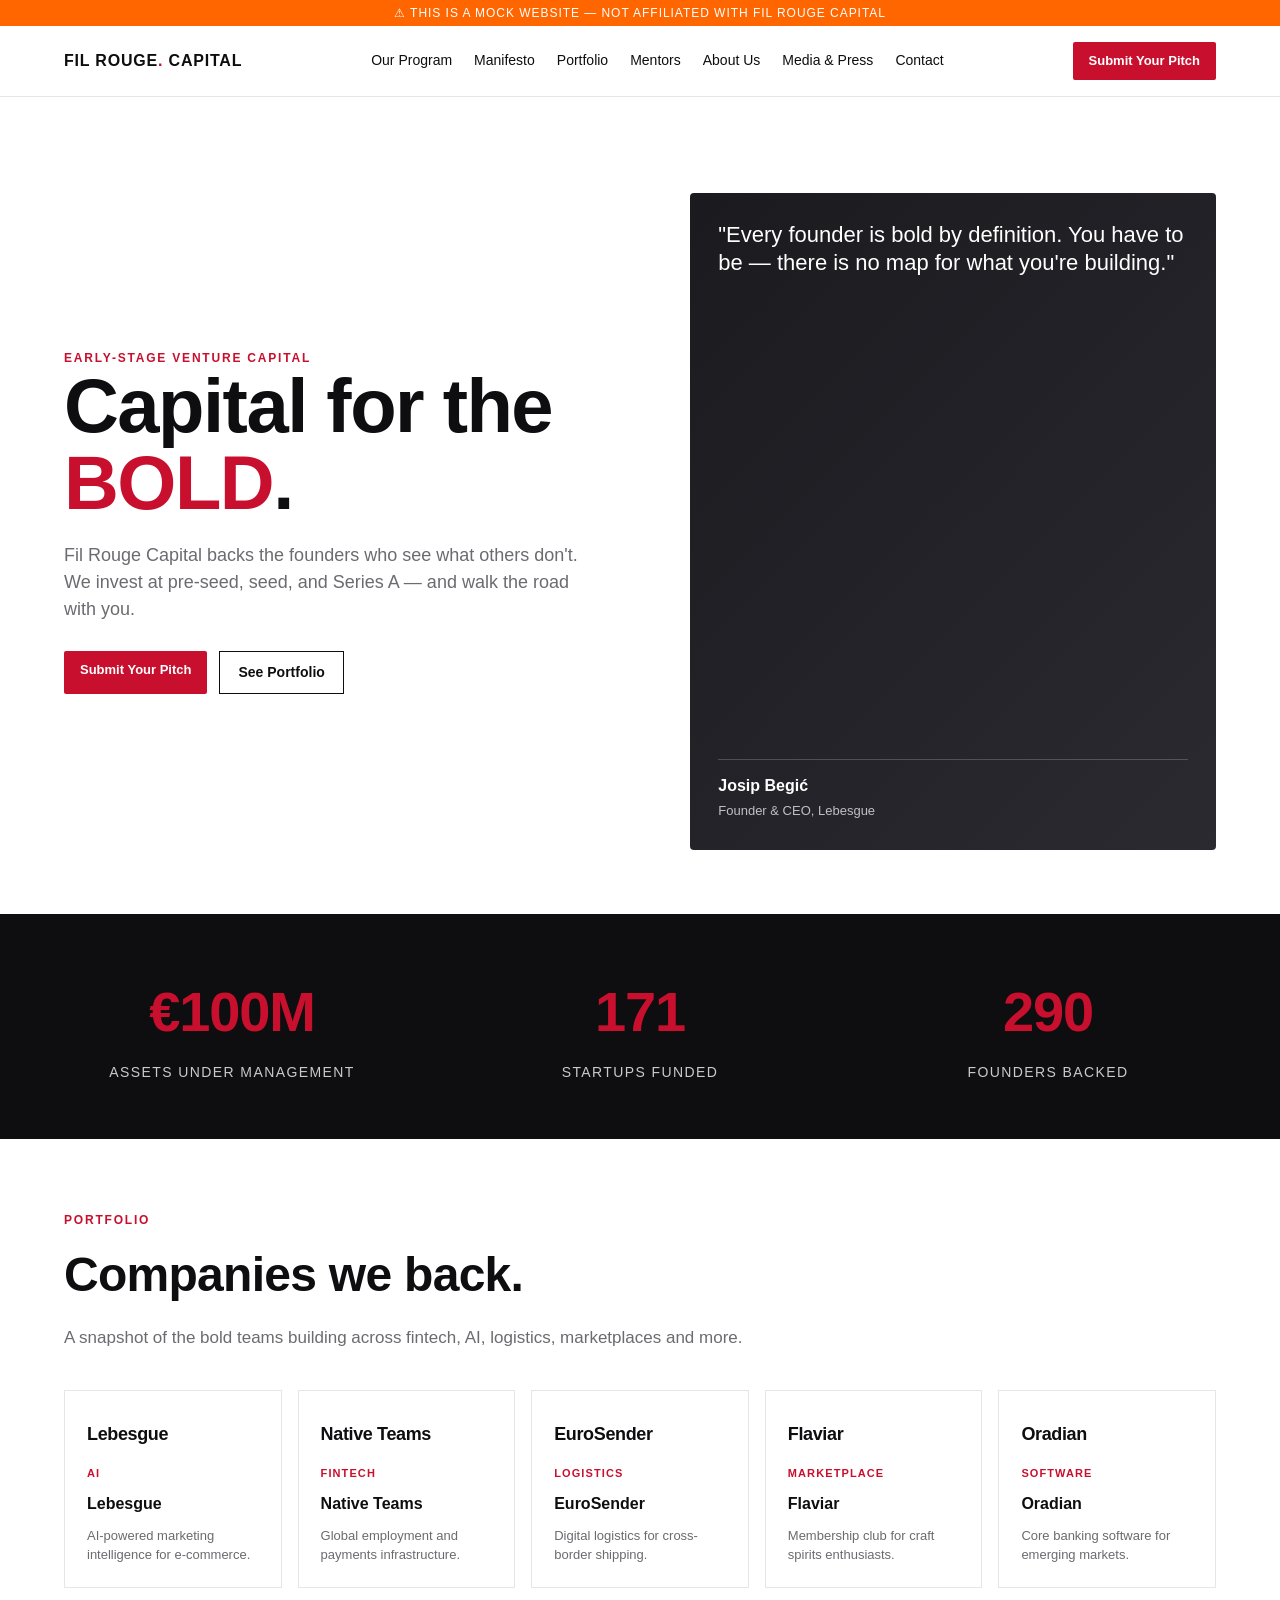
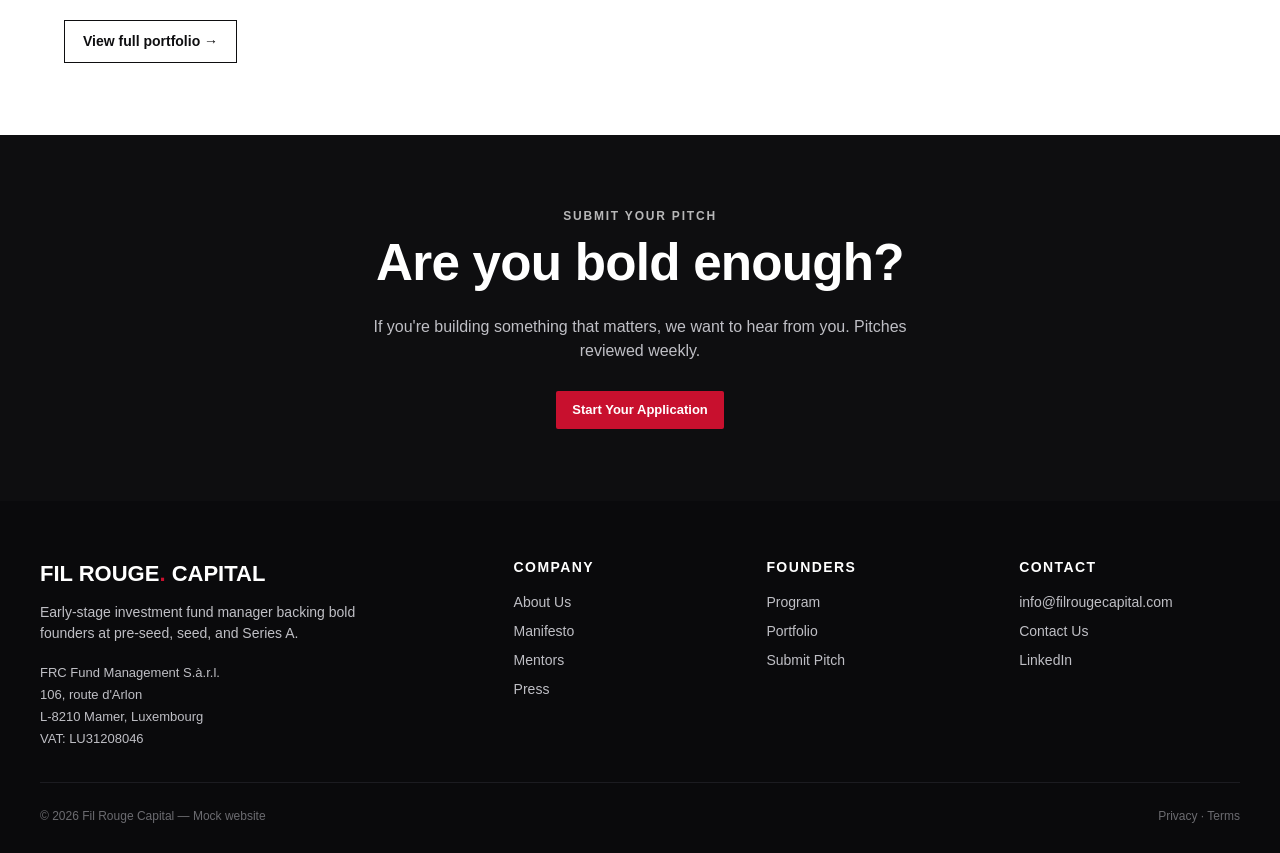
<file: index.html>
<!DOCTYPE html>
<html lang="en">
<head>
<meta charset="UTF-8" />
<meta name="viewport" content="width=device-width, initial-scale=1.0" />
<title>Fil Rouge Capital — Capital for the BOLD</title>
<link rel="stylesheet" href="styles.css" />
</head>
<body>

<div class="mock-banner">⚠ This is a mock website — not affiliated with Fil Rouge Capital</div>

<header class="nav">
  <div class="nav-inner">
    <a href="index.html" class="brand">FIL ROUGE<span>.</span> CAPITAL</a>
    <nav>
      <ul>
        <li><a href="accelerate.html">Our Program</a></li>
        <li><a href="manifesto.html">Manifesto</a></li>
        <li><a href="portfolio.html">Portfolio</a></li>
        <li><a href="mentors.html">Mentors</a></li>
        <li><a href="team.html">About Us</a></li>
        <li><a href="blog.html">Media &amp; Press</a></li>
        <li><a href="contact.html">Contact</a></li>
      </ul>
    </nav>
    <a href="pitch.html" class="cta">Submit Your Pitch</a>
  </div>
</header>

<section class="hero">
  <div>
    <div class="eyebrow">Early-stage venture capital</div>
    <h1>Capital for the <em>BOLD</em>.</h1>
    <p class="lead">Fil Rouge Capital backs the founders who see what others don't. We invest at pre-seed, seed, and Series A — and walk the road with you.</p>
    <div class="hero-actions">
      <a href="pitch.html" class="cta">Submit Your Pitch</a>
      <a href="portfolio.html" class="btn-outline">See Portfolio</a>
    </div>
  </div>
  <div class="hero-card">
    <div class="quote">"Every founder is bold by definition. You have to be — there is no map for what you're building."</div>
    <div class="who">
      <strong>Josip Begić</strong>
      <span>Founder &amp; CEO, Lebesgue</span>
    </div>
  </div>
</section>

<section class="stats">
  <div class="stats-inner">
    <div><div class="num">€100M</div><div class="lbl">Assets Under Management</div></div>
    <div><div class="num">171</div><div class="lbl">Startups Funded</div></div>
    <div><div class="num">290</div><div class="lbl">Founders Backed</div></div>
  </div>
</section>

<section class="block">
  <div class="eyebrow">Portfolio</div>
  <h2 class="h2">Companies we back.</h2>
  <p class="section-sub">A snapshot of the bold teams building across fintech, AI, logistics, marketplaces and more.</p>
  <div class="portfolio-grid">
    <a href="portfolio/lebesgue.html" class="pcard"><div class="logo">Lebesgue</div><div class="tag">AI</div><div class="name">Lebesgue</div><div class="desc">AI-powered marketing intelligence for e-commerce.</div></a>
    <a href="portfolio/native-teams.html" class="pcard"><div class="logo">Native Teams</div><div class="tag">FinTech</div><div class="name">Native Teams</div><div class="desc">Global employment and payments infrastructure.</div></a>
    <a href="portfolio/eurosender.html" class="pcard"><div class="logo">EuroSender</div><div class="tag">Logistics</div><div class="name">EuroSender</div><div class="desc">Digital logistics for cross-border shipping.</div></a>
    <a href="portfolio/flaviar.html" class="pcard"><div class="logo">Flaviar</div><div class="tag">Marketplace</div><div class="name">Flaviar</div><div class="desc">Membership club for craft spirits enthusiasts.</div></a>
    <a href="portfolio/oradian.html" class="pcard"><div class="logo">Oradian</div><div class="tag">Software</div><div class="name">Oradian</div><div class="desc">Core banking software for emerging markets.</div></a>
  </div>
  <div style="margin-top:32px"><a href="portfolio.html" class="btn-outline">View full portfolio →</a></div>
</section>

<section class="cta-band">
  <div class="eyebrow" style="color:#fff;opacity:.7">Submit Your Pitch</div>
  <h2>Are you bold enough?</h2>
  <p>If you're building something that matters, we want to hear from you. Pitches reviewed weekly.</p>
  <a href="pitch.html" class="cta">Start Your Application</a>
</section>

<footer>
  <div class="foot-inner">
    <div>
      <div class="foot-brand">FIL ROUGE<span>.</span> CAPITAL</div>
      <p style="font-size:14px;max-width:320px;">Early-stage investment fund manager backing bold founders at pre-seed, seed, and Series A.</p>
      <p style="font-size:13px;margin-top:18px;line-height:1.7;">
        FRC Fund Management S.à.r.l.<br/>
        106, route d'Arlon<br/>
        L-8210 Mamer, Luxembourg<br/>
        VAT: LU31208046
      </p>
    </div>
    <div>
      <h5>Company</h5>
      <ul>
        <li><a href="team.html">About Us</a></li>
        <li><a href="manifesto.html">Manifesto</a></li>
        <li><a href="mentors.html">Mentors</a></li>
        <li><a href="blog.html">Press</a></li>
      </ul>
    </div>
    <div>
      <h5>Founders</h5>
      <ul>
        <li><a href="accelerate.html">Program</a></li>
        <li><a href="portfolio.html">Portfolio</a></li>
        <li><a href="pitch.html">Submit Pitch</a></li>
      </ul>
    </div>
    <div>
      <h5>Contact</h5>
      <ul>
        <li><a href="mailto:info@filrougecapital.com">info@filrougecapital.com</a></li>
        <li><a href="contact.html">Contact Us</a></li>
        <li><a href="#">LinkedIn</a></li>
      </ul>
    </div>
  </div>
  <div class="foot-copy">
    <span>© 2026 Fil Rouge Capital — Mock website</span>
    <span><a href="#">Privacy</a> · <a href="#">Terms</a></span>
  </div>
</footer>

</body>
</html>
</file>
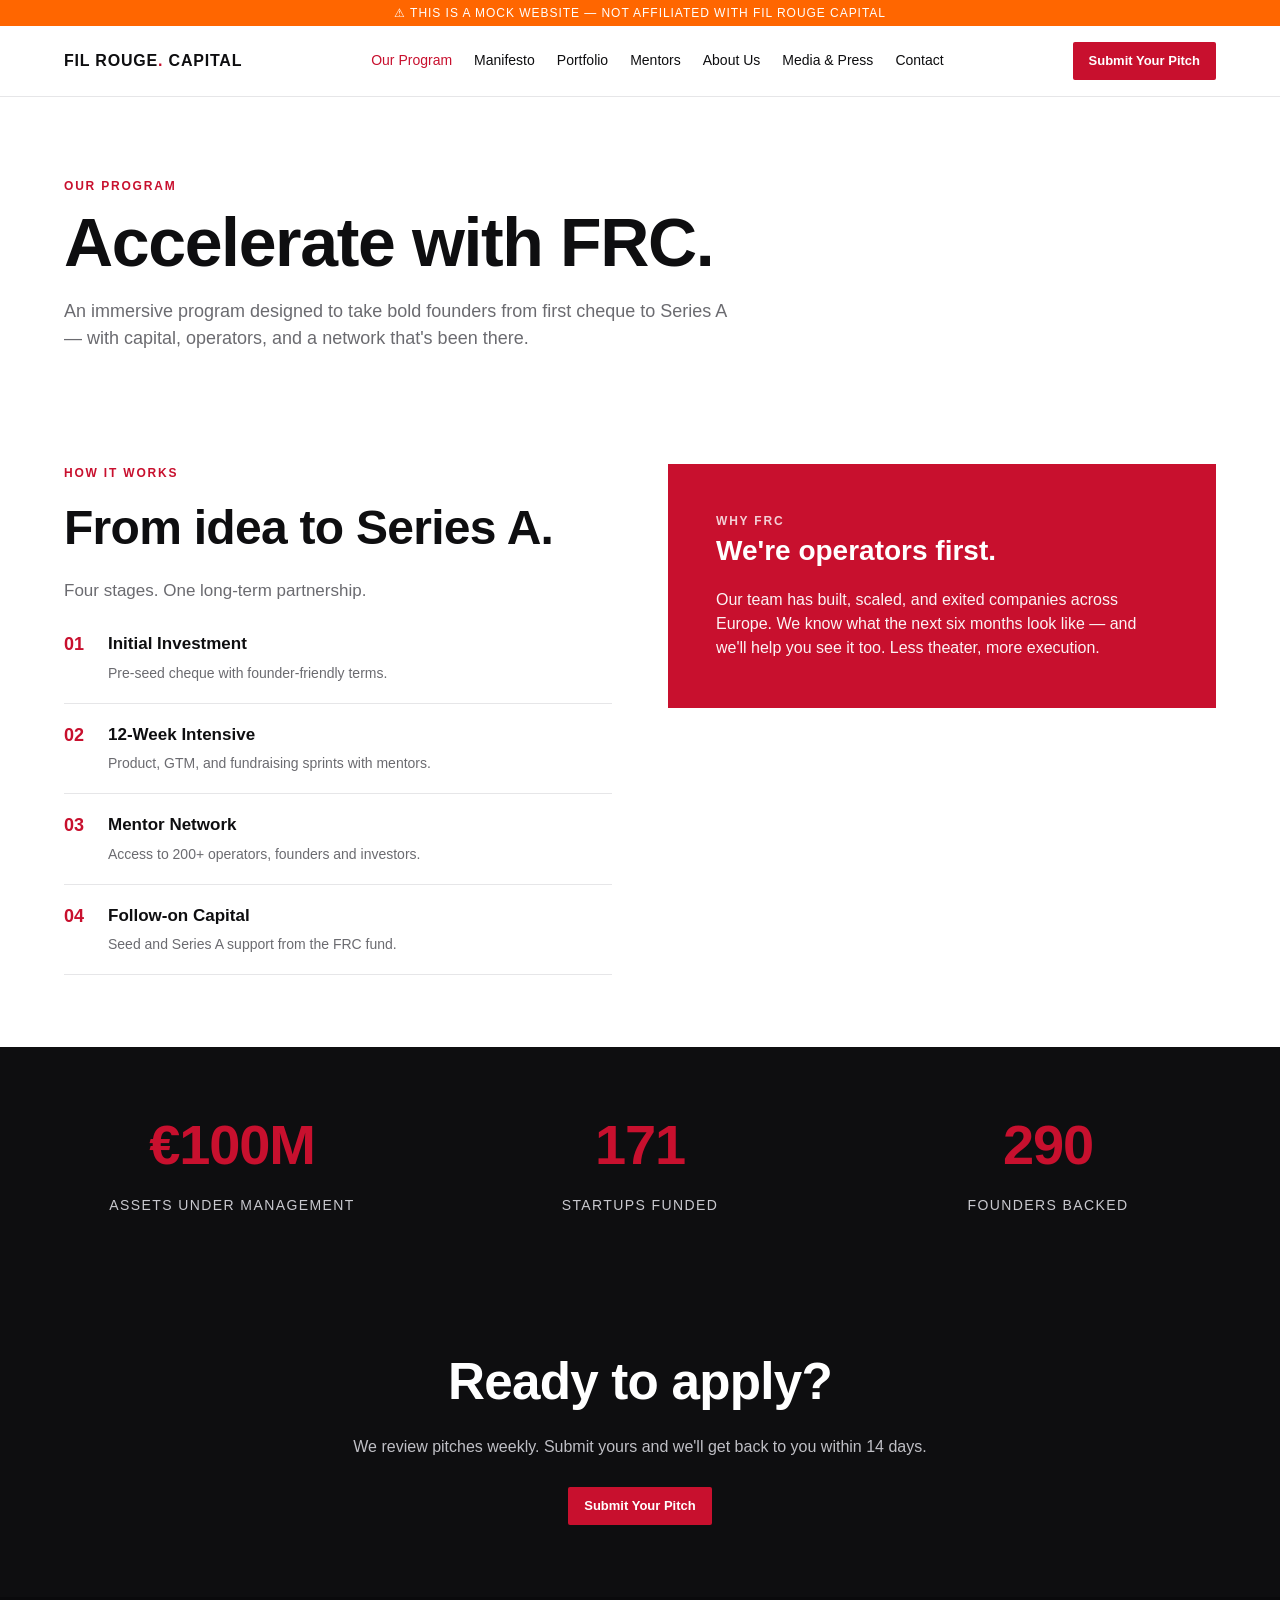
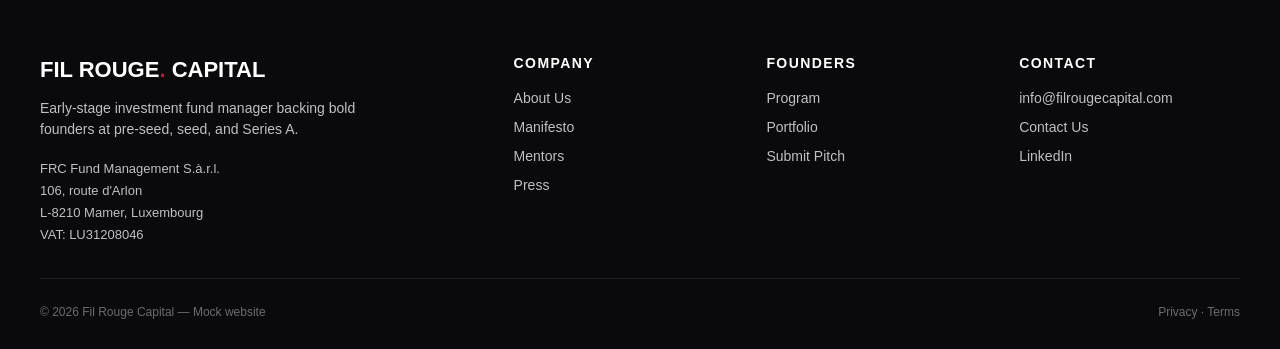
<file: accelerate.html>
<!DOCTYPE html>
<html lang="en">
<head>
<meta charset="UTF-8" />
<meta name="viewport" content="width=device-width, initial-scale=1.0" />
<title>Our Program — Fil Rouge Capital</title>
<link rel="stylesheet" href="styles.css" />
</head>
<body>

<div class="mock-banner">⚠ This is a mock website — not affiliated with Fil Rouge Capital</div>

<header class="nav">
  <div class="nav-inner">
    <a href="index.html" class="brand">FIL ROUGE<span>.</span> CAPITAL</a>
    <nav>
      <ul>
        <li><a href="accelerate.html" class="active">Our Program</a></li>
        <li><a href="manifesto.html">Manifesto</a></li>
        <li><a href="portfolio.html">Portfolio</a></li>
        <li><a href="mentors.html">Mentors</a></li>
        <li><a href="team.html">About Us</a></li>
        <li><a href="blog.html">Media &amp; Press</a></li>
        <li><a href="contact.html">Contact</a></li>
      </ul>
    </nav>
    <a href="pitch.html" class="cta">Submit Your Pitch</a>
  </div>
</header>

<section class="page-header">
  <div class="eyebrow">Our Program</div>
  <h1>Accelerate with FRC.</h1>
  <p>An immersive program designed to take bold founders from first cheque to Series A — with capital, operators, and a network that's been there.</p>
</section>

<section class="block">
  <div class="two-col">
    <div>
      <div class="eyebrow">How it works</div>
      <h2 class="h2">From idea to Series A.</h2>
      <p class="section-sub">Four stages. One long-term partnership.</p>
      <ul class="program-list">
        <li><div class="n">01</div><div><strong>Initial Investment</strong><span>Pre-seed cheque with founder-friendly terms.</span></div></li>
        <li><div class="n">02</div><div><strong>12-Week Intensive</strong><span>Product, GTM, and fundraising sprints with mentors.</span></div></li>
        <li><div class="n">03</div><div><strong>Mentor Network</strong><span>Access to 200+ operators, founders and investors.</span></div></li>
        <li><div class="n">04</div><div><strong>Follow-on Capital</strong><span>Seed and Series A support from the FRC fund.</span></div></li>
      </ul>
    </div>
    <div class="manifesto-box">
      <div class="eyebrow" style="color:#fff;opacity:.8">Why FRC</div>
      <h3>We're operators first.</h3>
      <p>Our team has built, scaled, and exited companies across Europe. We know what the next six months look like — and we'll help you see it too. Less theater, more execution.</p>
    </div>
  </div>
</section>

<section class="stats">
  <div class="stats-inner">
    <div><div class="num">€100M</div><div class="lbl">Assets Under Management</div></div>
    <div><div class="num">171</div><div class="lbl">Startups Funded</div></div>
    <div><div class="num">290</div><div class="lbl">Founders Backed</div></div>
  </div>
</section>

<section class="cta-band">
  <h2>Ready to apply?</h2>
  <p>We review pitches weekly. Submit yours and we'll get back to you within 14 days.</p>
  <a href="pitch.html" class="cta">Submit Your Pitch</a>
</section>

<footer>
  <div class="foot-inner">
    <div>
      <div class="foot-brand">FIL ROUGE<span>.</span> CAPITAL</div>
      <p style="font-size:14px;max-width:320px;">Early-stage investment fund manager backing bold founders at pre-seed, seed, and Series A.</p>
      <p style="font-size:13px;margin-top:18px;line-height:1.7;">FRC Fund Management S.à.r.l.<br/>106, route d'Arlon<br/>L-8210 Mamer, Luxembourg<br/>VAT: LU31208046</p>
    </div>
    <div><h5>Company</h5><ul><li><a href="team.html">About Us</a></li><li><a href="manifesto.html">Manifesto</a></li><li><a href="mentors.html">Mentors</a></li><li><a href="blog.html">Press</a></li></ul></div>
    <div><h5>Founders</h5><ul><li><a href="accelerate.html">Program</a></li><li><a href="portfolio.html">Portfolio</a></li><li><a href="pitch.html">Submit Pitch</a></li></ul></div>
    <div><h5>Contact</h5><ul><li><a href="mailto:info@filrougecapital.com">info@filrougecapital.com</a></li><li><a href="contact.html">Contact Us</a></li><li><a href="#">LinkedIn</a></li></ul></div>
  </div>
  <div class="foot-copy"><span>© 2026 Fil Rouge Capital — Mock website</span><span><a href="#">Privacy</a> · <a href="#">Terms</a></span></div>
</footer>

</body>
</html>
</file>
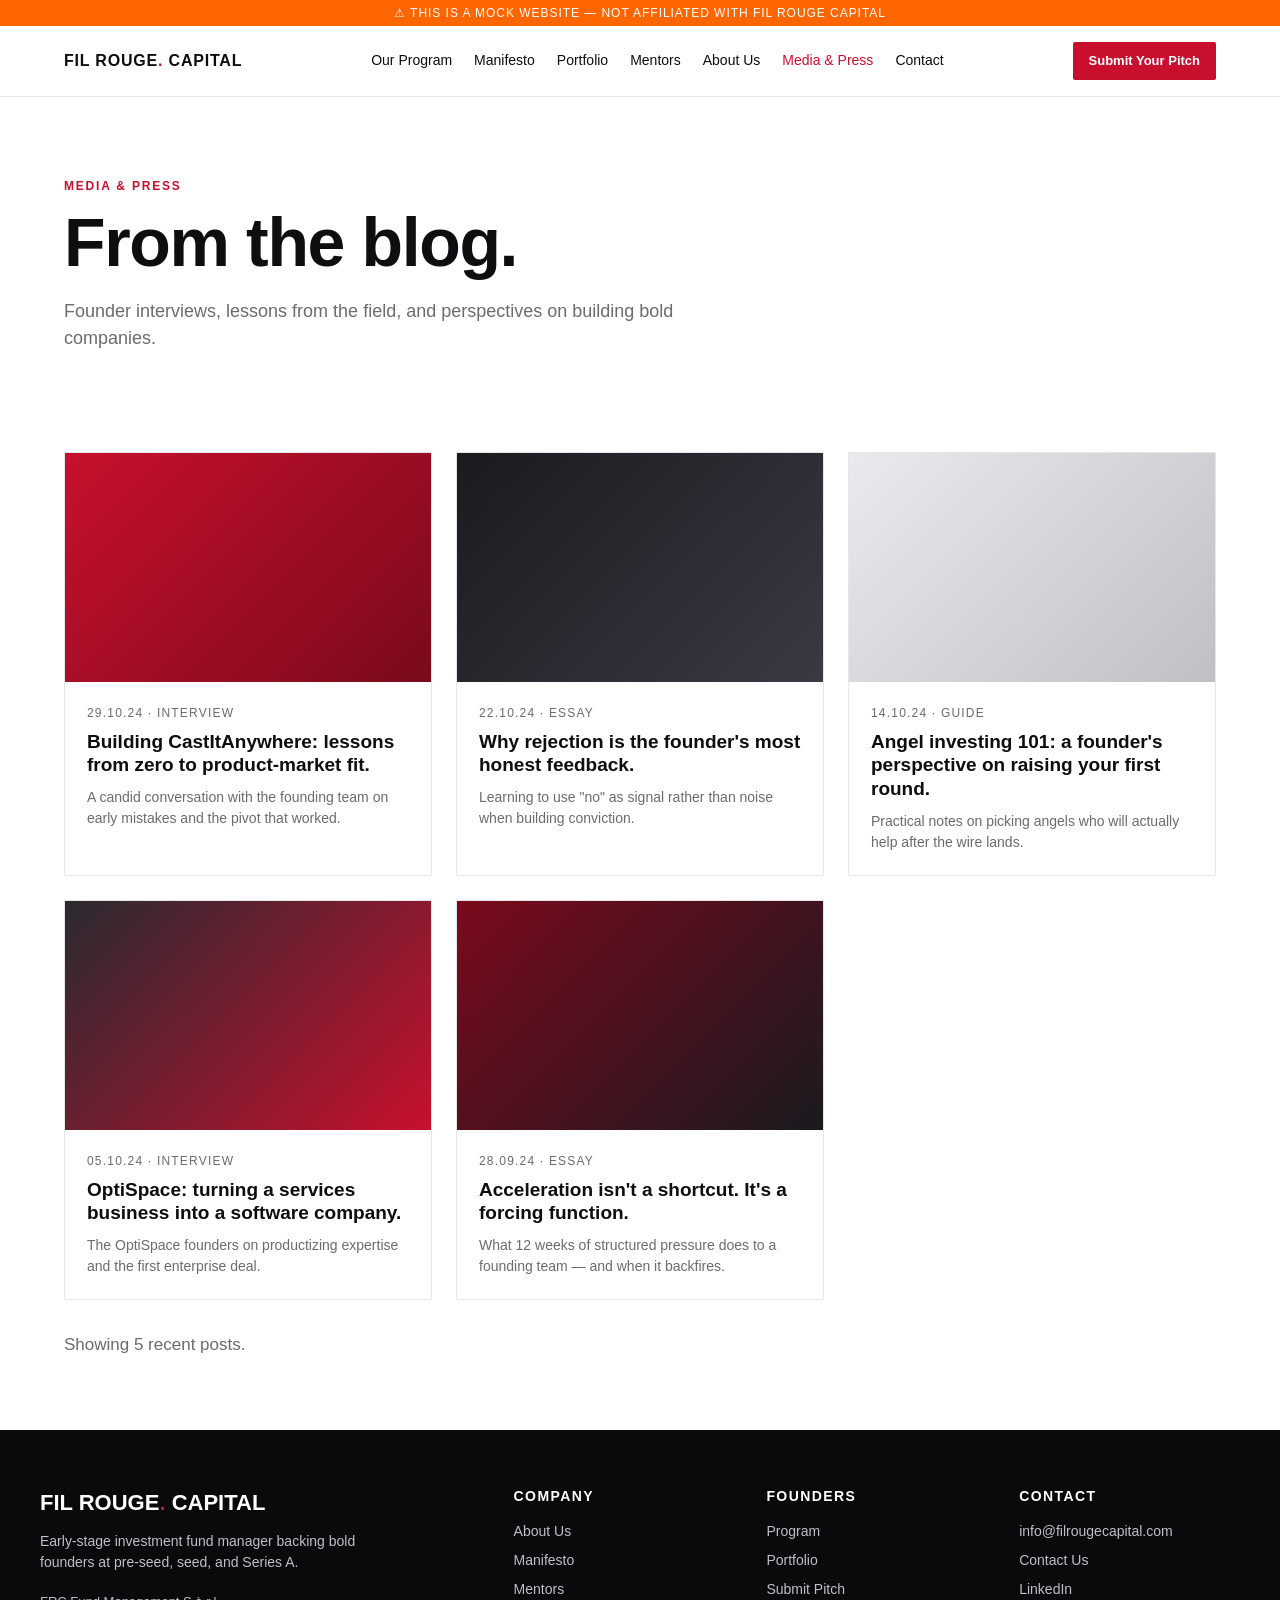
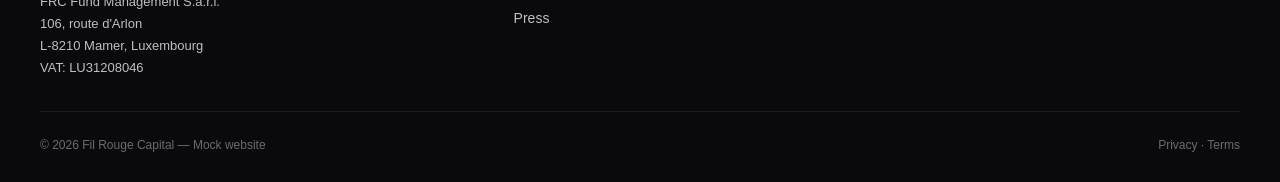
<file: blog.html>
<!DOCTYPE html>
<html lang="en">
<head>
<meta charset="UTF-8" />
<meta name="viewport" content="width=device-width, initial-scale=1.0" />
<title>Media &amp; Press — Fil Rouge Capital</title>
<link rel="stylesheet" href="styles.css" />
</head>
<body>

<div class="mock-banner">⚠ This is a mock website — not affiliated with Fil Rouge Capital</div>

<header class="nav">
  <div class="nav-inner">
    <a href="index.html" class="brand">FIL ROUGE<span>.</span> CAPITAL</a>
    <nav>
      <ul>
        <li><a href="accelerate.html">Our Program</a></li>
        <li><a href="manifesto.html">Manifesto</a></li>
        <li><a href="portfolio.html">Portfolio</a></li>
        <li><a href="mentors.html">Mentors</a></li>
        <li><a href="team.html">About Us</a></li>
        <li><a href="blog.html" class="active">Media &amp; Press</a></li>
        <li><a href="contact.html">Contact</a></li>
      </ul>
    </nav>
    <a href="pitch.html" class="cta">Submit Your Pitch</a>
  </div>
</header>

<section class="page-header">
  <div class="eyebrow">Media &amp; Press</div>
  <h1>From the blog.</h1>
  <p>Founder interviews, lessons from the field, and perspectives on building bold companies.</p>
</section>

<section class="block" style="padding-top:20px">
  <div class="blog-grid">
    <article class="post">
      <div class="thumb" style="background:linear-gradient(135deg,#c8102e,#7a0a1c);"></div>
      <div class="body">
        <div class="date">29.10.24 · Interview</div>
        <h4>Building CastItAnywhere: lessons from zero to product-market fit.</h4>
        <p>A candid conversation with the founding team on early mistakes and the pivot that worked.</p>
      </div>
    </article>
    <article class="post">
      <div class="thumb" style="background:linear-gradient(135deg,#1a1a1f,#3a3a44);"></div>
      <div class="body">
        <div class="date">22.10.24 · Essay</div>
        <h4>Why rejection is the founder's most honest feedback.</h4>
        <p>Learning to use "no" as signal rather than noise when building conviction.</p>
      </div>
    </article>
    <article class="post">
      <div class="thumb" style="background:linear-gradient(135deg,#e9e9ee,#bfbfc5);"></div>
      <div class="body">
        <div class="date">14.10.24 · Guide</div>
        <h4>Angel investing 101: a founder's perspective on raising your first round.</h4>
        <p>Practical notes on picking angels who will actually help after the wire lands.</p>
      </div>
    </article>
    <article class="post">
      <div class="thumb" style="background:linear-gradient(135deg,#2a2a30,#c8102e);"></div>
      <div class="body">
        <div class="date">05.10.24 · Interview</div>
        <h4>OptiSpace: turning a services business into a software company.</h4>
        <p>The OptiSpace founders on productizing expertise and the first enterprise deal.</p>
      </div>
    </article>
    <article class="post">
      <div class="thumb" style="background:linear-gradient(135deg,#7a0a1c,#1a1a1f);"></div>
      <div class="body">
        <div class="date">28.09.24 · Essay</div>
        <h4>Acceleration isn't a shortcut. It's a forcing function.</h4>
        <p>What 12 weeks of structured pressure does to a founding team — and when it backfires.</p>
      </div>
    </article>
  </div>
  <p class="section-sub" style="margin-top:32px">Showing 5 recent posts.</p>
</section>

<footer>
  <div class="foot-inner">
    <div>
      <div class="foot-brand">FIL ROUGE<span>.</span> CAPITAL</div>
      <p style="font-size:14px;max-width:320px;">Early-stage investment fund manager backing bold founders at pre-seed, seed, and Series A.</p>
      <p style="font-size:13px;margin-top:18px;line-height:1.7;">FRC Fund Management S.à.r.l.<br/>106, route d'Arlon<br/>L-8210 Mamer, Luxembourg<br/>VAT: LU31208046</p>
    </div>
    <div><h5>Company</h5><ul><li><a href="team.html">About Us</a></li><li><a href="manifesto.html">Manifesto</a></li><li><a href="mentors.html">Mentors</a></li><li><a href="blog.html">Press</a></li></ul></div>
    <div><h5>Founders</h5><ul><li><a href="accelerate.html">Program</a></li><li><a href="portfolio.html">Portfolio</a></li><li><a href="pitch.html">Submit Pitch</a></li></ul></div>
    <div><h5>Contact</h5><ul><li><a href="mailto:info@filrougecapital.com">info@filrougecapital.com</a></li><li><a href="contact.html">Contact Us</a></li><li><a href="#">LinkedIn</a></li></ul></div>
  </div>
  <div class="foot-copy"><span>© 2026 Fil Rouge Capital — Mock website</span><span><a href="#">Privacy</a> · <a href="#">Terms</a></span></div>
</footer>

</body>
</html>
</file>
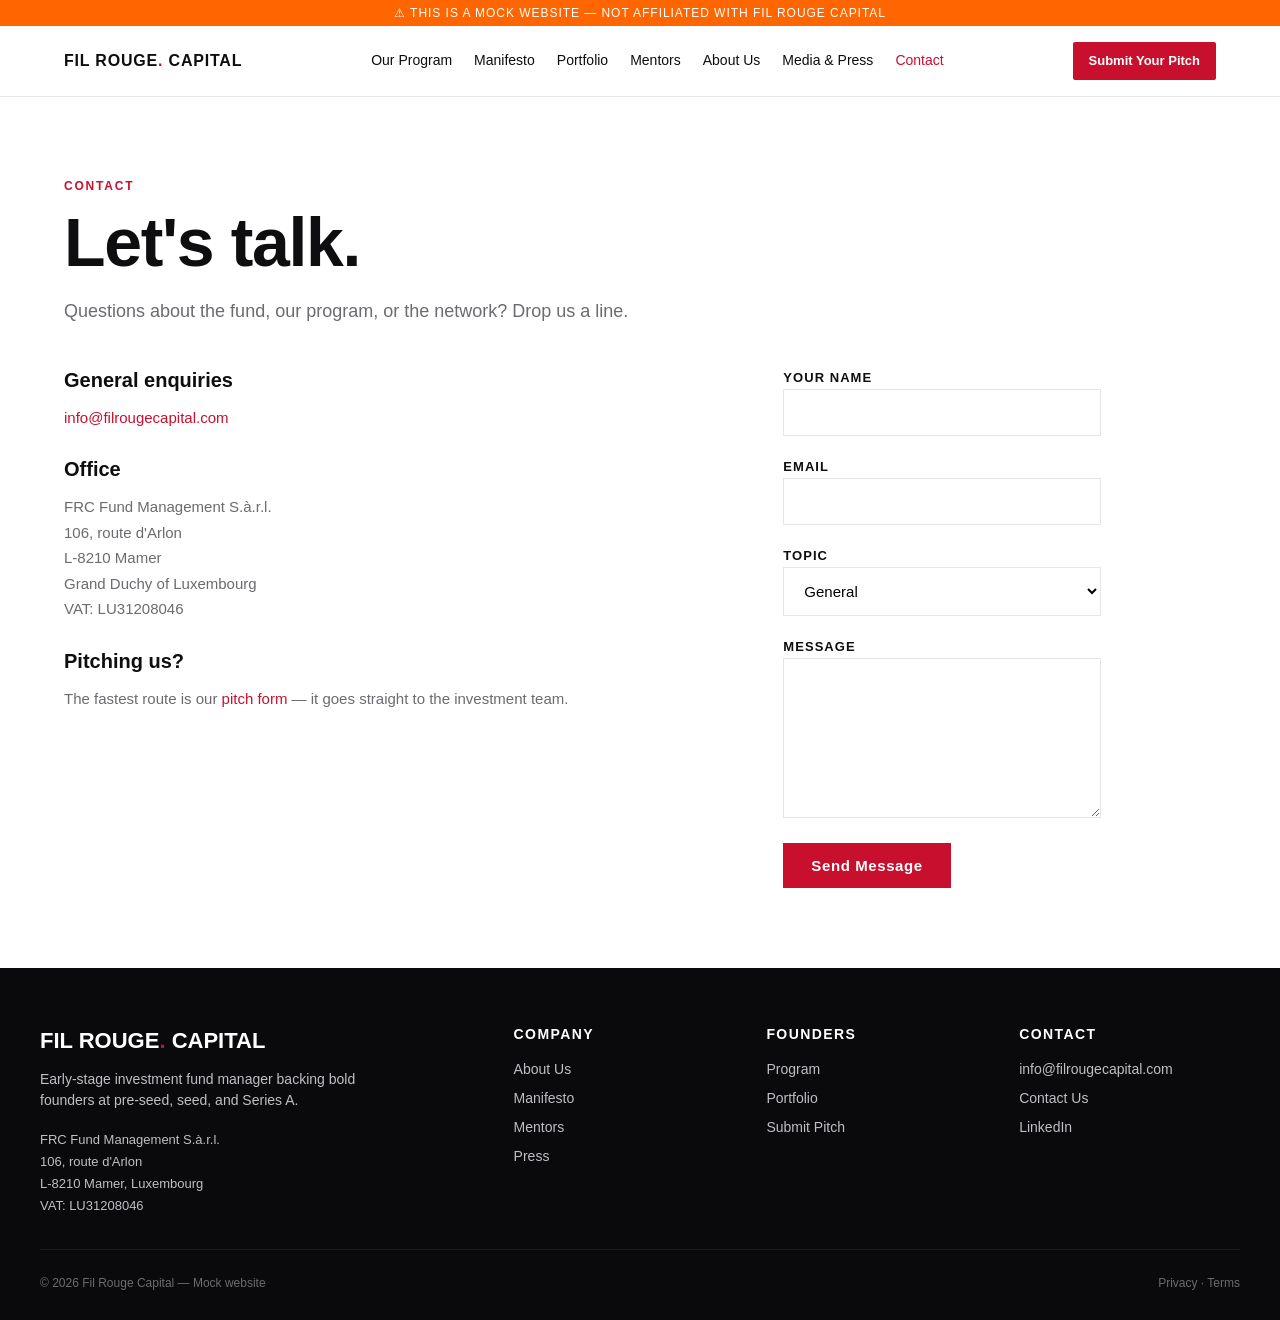
<file: contact.html>
<!DOCTYPE html>
<html lang="en">
<head>
<meta charset="UTF-8" />
<meta name="viewport" content="width=device-width, initial-scale=1.0" />
<title>Contact Us — Fil Rouge Capital</title>
<link rel="stylesheet" href="styles.css" />
</head>
<body>

<div class="mock-banner">⚠ This is a mock website — not affiliated with Fil Rouge Capital</div>

<header class="nav">
  <div class="nav-inner">
    <a href="index.html" class="brand">FIL ROUGE<span>.</span> CAPITAL</a>
    <nav>
      <ul>
        <li><a href="accelerate.html">Our Program</a></li>
        <li><a href="manifesto.html">Manifesto</a></li>
        <li><a href="portfolio.html">Portfolio</a></li>
        <li><a href="mentors.html">Mentors</a></li>
        <li><a href="team.html">About Us</a></li>
        <li><a href="blog.html">Media &amp; Press</a></li>
        <li><a href="contact.html" class="active">Contact</a></li>
      </ul>
    </nav>
    <a href="pitch.html" class="cta">Submit Your Pitch</a>
  </div>
</header>

<section class="page-header">
  <div class="eyebrow">Contact</div>
  <h1>Let's talk.</h1>
  <p>Questions about the fund, our program, or the network? Drop us a line.</p>
</section>

<div class="contact-grid">
  <div class="contact-info">
    <h3>General enquiries</h3>
    <p><a href="mailto:info@filrougecapital.com" style="color:var(--red);">info@filrougecapital.com</a></p>

    <h3>Office</h3>
    <p>
      FRC Fund Management S.à.r.l.<br/>
      106, route d'Arlon<br/>
      L-8210 Mamer<br/>
      Grand Duchy of Luxembourg<br/>
      VAT: LU31208046
    </p>

    <h3>Pitching us?</h3>
    <p>The fastest route is our <a href="pitch.html" style="color:var(--red);">pitch form</a> — it goes straight to the investment team.</p>
  </div>

  <form class="form" style="padding:0;" onsubmit="event.preventDefault(); alert('Mock submission — no data was sent.');">
    <div>
      <label for="name">Your name</label>
      <input id="name" name="name" type="text" required />
    </div>
    <div>
      <label for="cemail">Email</label>
      <input id="cemail" name="email" type="email" required />
    </div>
    <div>
      <label for="topic">Topic</label>
      <select id="topic" name="topic">
        <option>General</option>
        <option>Press enquiry</option>
        <option>Become a mentor</option>
        <option>LP / investor enquiry</option>
      </select>
    </div>
    <div>
      <label for="msg">Message</label>
      <textarea id="msg" name="msg" required></textarea>
    </div>
    <button type="submit">Send Message</button>
  </form>
</div>

<footer>
  <div class="foot-inner">
    <div>
      <div class="foot-brand">FIL ROUGE<span>.</span> CAPITAL</div>
      <p style="font-size:14px;max-width:320px;">Early-stage investment fund manager backing bold founders at pre-seed, seed, and Series A.</p>
      <p style="font-size:13px;margin-top:18px;line-height:1.7;">FRC Fund Management S.à.r.l.<br/>106, route d'Arlon<br/>L-8210 Mamer, Luxembourg<br/>VAT: LU31208046</p>
    </div>
    <div><h5>Company</h5><ul><li><a href="team.html">About Us</a></li><li><a href="manifesto.html">Manifesto</a></li><li><a href="mentors.html">Mentors</a></li><li><a href="blog.html">Press</a></li></ul></div>
    <div><h5>Founders</h5><ul><li><a href="accelerate.html">Program</a></li><li><a href="portfolio.html">Portfolio</a></li><li><a href="pitch.html">Submit Pitch</a></li></ul></div>
    <div><h5>Contact</h5><ul><li><a href="mailto:info@filrougecapital.com">info@filrougecapital.com</a></li><li><a href="contact.html">Contact Us</a></li><li><a href="#">LinkedIn</a></li></ul></div>
  </div>
  <div class="foot-copy"><span>© 2026 Fil Rouge Capital — Mock website</span><span><a href="#">Privacy</a> · <a href="#">Terms</a></span></div>
</footer>

</body>
</html>
</file>
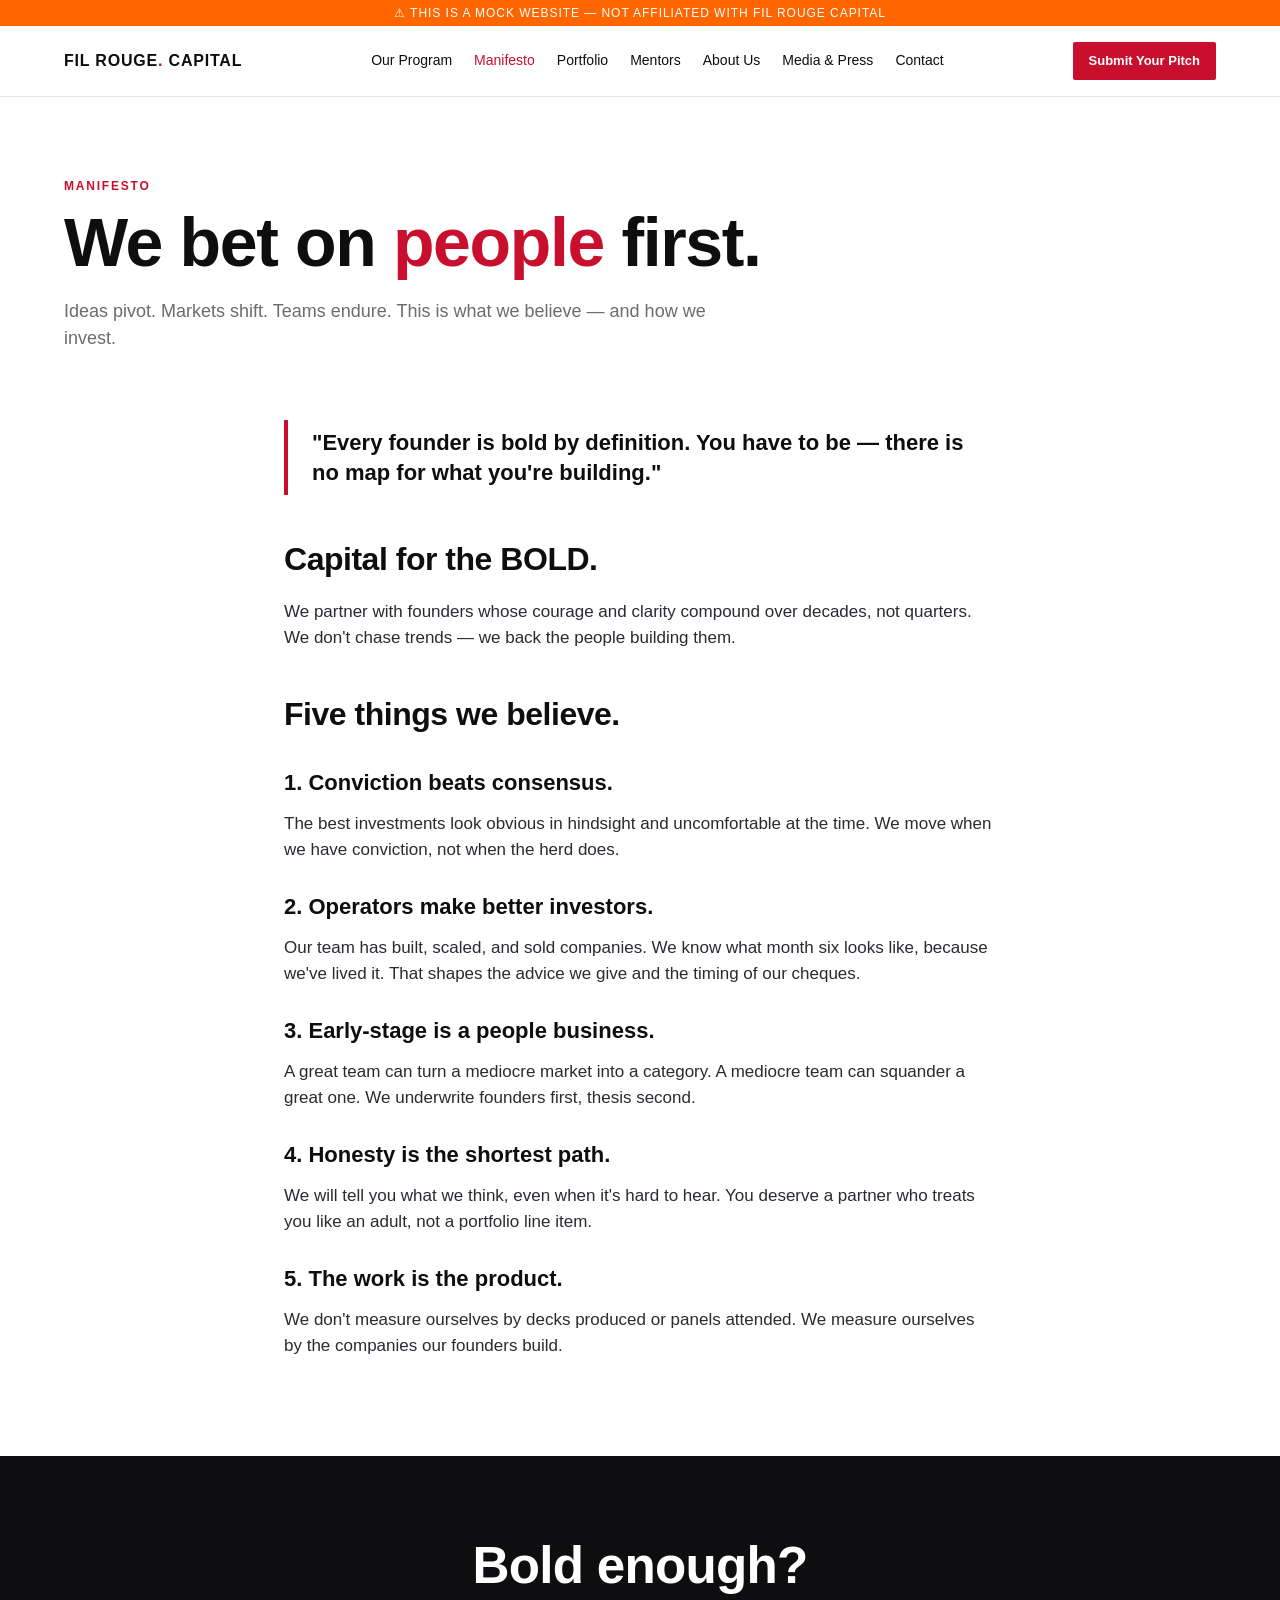
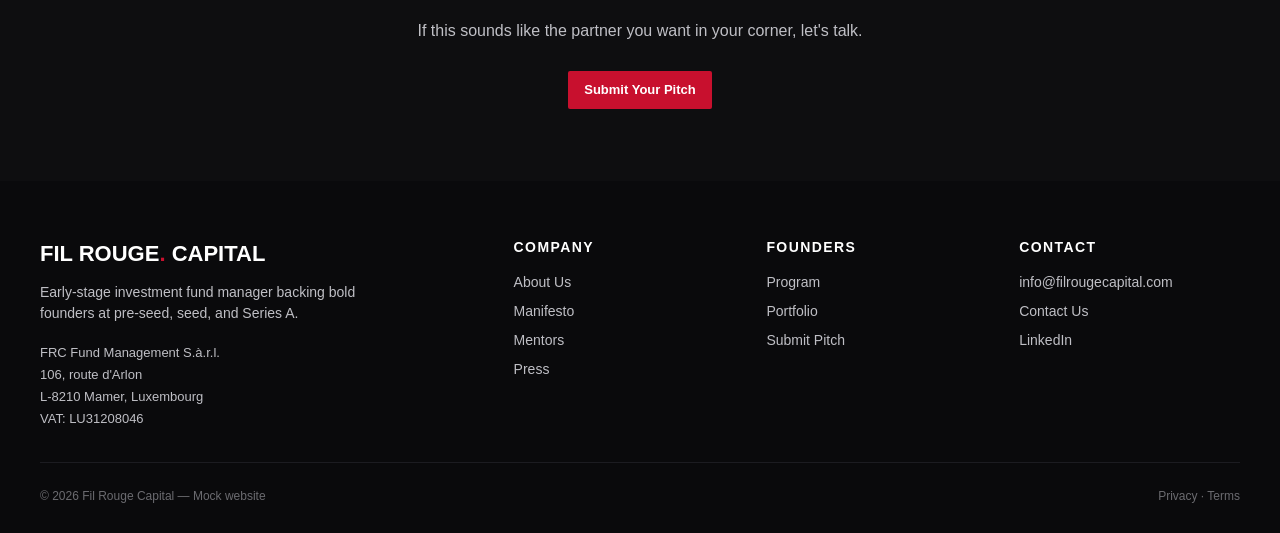
<file: manifesto.html>
<!DOCTYPE html>
<html lang="en">
<head>
<meta charset="UTF-8" />
<meta name="viewport" content="width=device-width, initial-scale=1.0" />
<title>Manifesto — Fil Rouge Capital</title>
<link rel="stylesheet" href="styles.css" />
</head>
<body>

<div class="mock-banner">⚠ This is a mock website — not affiliated with Fil Rouge Capital</div>

<header class="nav">
  <div class="nav-inner">
    <a href="index.html" class="brand">FIL ROUGE<span>.</span> CAPITAL</a>
    <nav>
      <ul>
        <li><a href="accelerate.html">Our Program</a></li>
        <li><a href="manifesto.html" class="active">Manifesto</a></li>
        <li><a href="portfolio.html">Portfolio</a></li>
        <li><a href="mentors.html">Mentors</a></li>
        <li><a href="team.html">About Us</a></li>
        <li><a href="blog.html">Media &amp; Press</a></li>
        <li><a href="contact.html">Contact</a></li>
      </ul>
    </nav>
    <a href="pitch.html" class="cta">Submit Your Pitch</a>
  </div>
</header>

<section class="page-header">
  <div class="eyebrow">Manifesto</div>
  <h1>We bet on <em style="color:var(--red);font-style:normal">people</em> first.</h1>
  <p>Ideas pivot. Markets shift. Teams endure. This is what we believe — and how we invest.</p>
</section>

<div class="prose">
  <blockquote>"Every founder is bold by definition. You have to be — there is no map for what you're building."</blockquote>

  <h2>Capital for the BOLD.</h2>
  <p>We partner with founders whose courage and clarity compound over decades, not quarters. We don't chase trends — we back the people building them.</p>

  <h2>Five things we believe.</h2>

  <h3>1. Conviction beats consensus.</h3>
  <p>The best investments look obvious in hindsight and uncomfortable at the time. We move when we have conviction, not when the herd does.</p>

  <h3>2. Operators make better investors.</h3>
  <p>Our team has built, scaled, and sold companies. We know what month six looks like, because we've lived it. That shapes the advice we give and the timing of our cheques.</p>

  <h3>3. Early-stage is a people business.</h3>
  <p>A great team can turn a mediocre market into a category. A mediocre team can squander a great one. We underwrite founders first, thesis second.</p>

  <h3>4. Honesty is the shortest path.</h3>
  <p>We will tell you what we think, even when it's hard to hear. You deserve a partner who treats you like an adult, not a portfolio line item.</p>

  <h3>5. The work is the product.</h3>
  <p>We don't measure ourselves by decks produced or panels attended. We measure ourselves by the companies our founders build.</p>
</div>

<section class="cta-band">
  <h2>Bold enough?</h2>
  <p>If this sounds like the partner you want in your corner, let's talk.</p>
  <a href="pitch.html" class="cta">Submit Your Pitch</a>
</section>

<footer>
  <div class="foot-inner">
    <div>
      <div class="foot-brand">FIL ROUGE<span>.</span> CAPITAL</div>
      <p style="font-size:14px;max-width:320px;">Early-stage investment fund manager backing bold founders at pre-seed, seed, and Series A.</p>
      <p style="font-size:13px;margin-top:18px;line-height:1.7;">FRC Fund Management S.à.r.l.<br/>106, route d'Arlon<br/>L-8210 Mamer, Luxembourg<br/>VAT: LU31208046</p>
    </div>
    <div><h5>Company</h5><ul><li><a href="team.html">About Us</a></li><li><a href="manifesto.html">Manifesto</a></li><li><a href="mentors.html">Mentors</a></li><li><a href="blog.html">Press</a></li></ul></div>
    <div><h5>Founders</h5><ul><li><a href="accelerate.html">Program</a></li><li><a href="portfolio.html">Portfolio</a></li><li><a href="pitch.html">Submit Pitch</a></li></ul></div>
    <div><h5>Contact</h5><ul><li><a href="mailto:info@filrougecapital.com">info@filrougecapital.com</a></li><li><a href="contact.html">Contact Us</a></li><li><a href="#">LinkedIn</a></li></ul></div>
  </div>
  <div class="foot-copy"><span>© 2026 Fil Rouge Capital — Mock website</span><span><a href="#">Privacy</a> · <a href="#">Terms</a></span></div>
</footer>

</body>
</html>
</file>
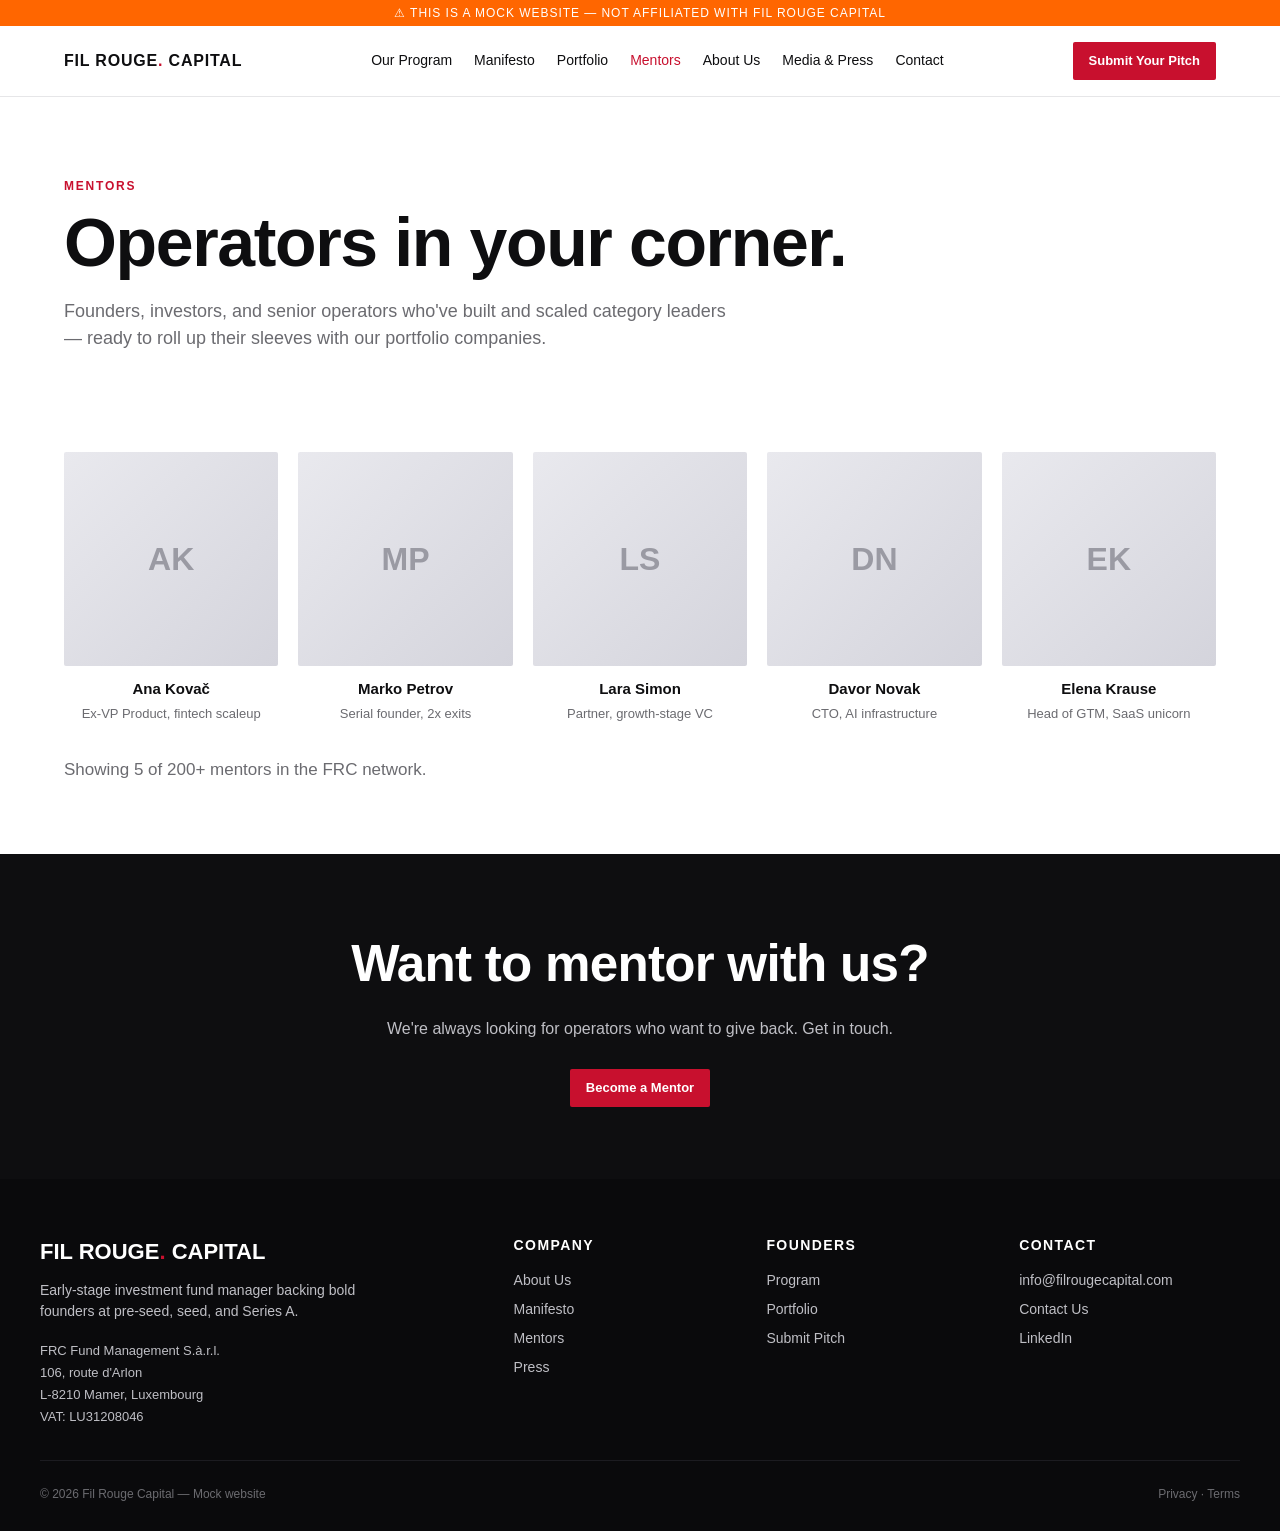
<file: mentors.html>
<!DOCTYPE html>
<html lang="en">
<head>
<meta charset="UTF-8" />
<meta name="viewport" content="width=device-width, initial-scale=1.0" />
<title>Mentors — Fil Rouge Capital</title>
<link rel="stylesheet" href="styles.css" />
<script src="tracking.js"></script>
</head>
<body>

<div class="mock-banner">⚠ This is a mock website — not affiliated with Fil Rouge Capital</div>

<header class="nav">
  <div class="nav-inner">
    <a href="index.html" class="brand">FIL ROUGE<span>.</span> CAPITAL</a>
    <nav>
      <ul>
        <li><a href="accelerate.html">Our Program</a></li>
        <li><a href="manifesto.html">Manifesto</a></li>
        <li><a href="portfolio.html">Portfolio</a></li>
        <li><a href="mentors.html" class="active">Mentors</a></li>
        <li><a href="team.html">About Us</a></li>
        <li><a href="blog.html">Media &amp; Press</a></li>
        <li><a href="contact.html">Contact</a></li>
      </ul>
    </nav>
    <a href="pitch.html" class="cta">Submit Your Pitch</a>
  </div>
</header>

<section class="page-header">
  <div class="eyebrow">Mentors</div>
  <h1>Operators in your corner.</h1>
  <p>Founders, investors, and senior operators who've built and scaled category leaders — ready to roll up their sleeves with our portfolio companies.</p>
</section>

<section class="block" style="padding-top:20px">
  <div class="mentors-grid">
    <div class="mentor" onclick="openMentor(0)"><div class="avatar">AK</div><strong>Ana Kovač</strong><span>Ex-VP Product, fintech scaleup</span></div>
    <div class="mentor" onclick="openMentor(1)"><div class="avatar">MP</div><strong>Marko Petrov</strong><span>Serial founder, 2x exits</span></div>
    <div class="mentor" onclick="openMentor(2)"><div class="avatar">LS</div><strong>Lara Simon</strong><span>Partner, growth-stage VC</span></div>
    <div class="mentor" onclick="openMentor(3)"><div class="avatar">DN</div><strong>Davor Novak</strong><span>CTO, AI infrastructure</span></div>
    <div class="mentor" onclick="openMentor(4)"><div class="avatar">EK</div><strong>Elena Krause</strong><span>Head of GTM, SaaS unicorn</span></div>
  </div>
  <p class="section-sub" style="margin-top:32px">Showing 5 of 200+ mentors in the FRC network.</p>
</section>

<!-- Mentor modal -->
<div class="modal-overlay" id="mentorModal" onclick="if(event.target===this)closeMentor()">
  <div class="modal">
    <button class="modal-close" onclick="closeMentor()">&times;</button>
    <h3 id="mName"></h3>
    <div class="modal-role" id="mRole"></div>
    <div class="modal-location" id="mLoc"></div>
    <div class="modal-bio" id="mBio"></div>
    <div class="modal-topics" id="mTopics"></div>
  </div>
</div>

<script>
var mentors = [
  { name:"Ana Kovač", role:"Ex-VP Product, fintech scaleup", loc:"Vienna, Austria",
    bio:"Ana spent 8 years as VP Product at a leading European fintech scaleup, taking the product from MVP to 2M+ users. She specialises in product-led growth, pricing strategy, and building product orgs from scratch.",
    topics:["Product Strategy","PLG","Pricing","Team Building","FinTech"] },
  { name:"Marko Petrov", role:"Serial founder, 2x exits", loc:"Zagreb, Croatia",
    bio:"Marko has founded three companies and exited two — one via acquisition and one via secondary sale. He advises FRC portfolio founders on go-to-market, fundraising, and knowing when to pivot.",
    topics:["Fundraising","M&A","Go-to-Market","Founder Coaching","Pivots"] },
  { name:"Lara Simon", role:"Partner, growth-stage VC", loc:"Berlin, Germany",
    bio:"Lara is a Partner at a top-tier European growth fund. She brings deep expertise in scaling from Series A to C, board governance, and helping founders navigate follow-on rounds.",
    topics:["Series A–C","Governance","Investor Relations","Scaling","Board Management"] },
  { name:"Davor Novak", role:"CTO, AI infrastructure", loc:"Ljubljana, Slovenia",
    bio:"Davor is CTO at an AI infrastructure company processing petabytes of data daily. He mentors on technical architecture decisions, hiring engineers, and building robust ML pipelines.",
    topics:["AI/ML","Engineering Hiring","Architecture","Data Infrastructure","DevOps"] },
  { name:"Elena Krause", role:"Head of GTM, SaaS unicorn", loc:"Munich, Germany",
    bio:"Elena leads go-to-market at a European SaaS unicorn. She advises early-stage founders on sales motions, pricing experiments, and building the first sales team.",
    topics:["Sales","SaaS","GTM Strategy","Pricing","Enterprise Sales"] }
];
function openMentor(i) {
  var m = mentors[i], el = document.getElementById('mentorModal');
  window.trackEvent('mentor_clicked', {
    mentor_name: m.name,
    mentor_role: m.role,
    mentor_location: m.loc,
    mentor_position: i,
    page_section: 'mentors_grid'
  });
  document.getElementById('mName').textContent = m.name;
  document.getElementById('mRole').textContent = m.role;
  document.getElementById('mLoc').textContent = m.loc;
  document.getElementById('mBio').textContent = m.bio;
  var tp = document.getElementById('mTopics'); tp.innerHTML = '';
  m.topics.forEach(function(t){ var s = document.createElement('span'); s.className='topic-tag'; s.textContent=t; tp.appendChild(s); });
  el.classList.add('open');
}
function closeMentor() { document.getElementById('mentorModal').classList.remove('open'); }
document.addEventListener('keydown', function(e){ if(e.key==='Escape') closeMentor(); });
</script>

<section class="cta-band">
  <h2>Want to mentor with us?</h2>
  <p>We're always looking for operators who want to give back. Get in touch.</p>
  <a href="contact.html" class="cta">Become a Mentor</a>
</section>

<footer>
  <div class="foot-inner">
    <div>
      <div class="foot-brand">FIL ROUGE<span>.</span> CAPITAL</div>
      <p style="font-size:14px;max-width:320px;">Early-stage investment fund manager backing bold founders at pre-seed, seed, and Series A.</p>
      <p style="font-size:13px;margin-top:18px;line-height:1.7;">FRC Fund Management S.à.r.l.<br/>106, route d'Arlon<br/>L-8210 Mamer, Luxembourg<br/>VAT: LU31208046</p>
    </div>
    <div><h5>Company</h5><ul><li><a href="team.html">About Us</a></li><li><a href="manifesto.html">Manifesto</a></li><li><a href="mentors.html">Mentors</a></li><li><a href="blog.html">Press</a></li></ul></div>
    <div><h5>Founders</h5><ul><li><a href="accelerate.html">Program</a></li><li><a href="portfolio.html">Portfolio</a></li><li><a href="pitch.html">Submit Pitch</a></li></ul></div>
    <div><h5>Contact</h5><ul><li><a href="mailto:info@filrougecapital.com">info@filrougecapital.com</a></li><li><a href="contact.html">Contact Us</a></li><li><a href="#">LinkedIn</a></li></ul></div>
  </div>
  <div class="foot-copy"><span>© 2026 Fil Rouge Capital — Mock website</span><span><a href="#">Privacy</a> · <a href="#">Terms</a></span></div>
</footer>

</body>
</html>
</file>
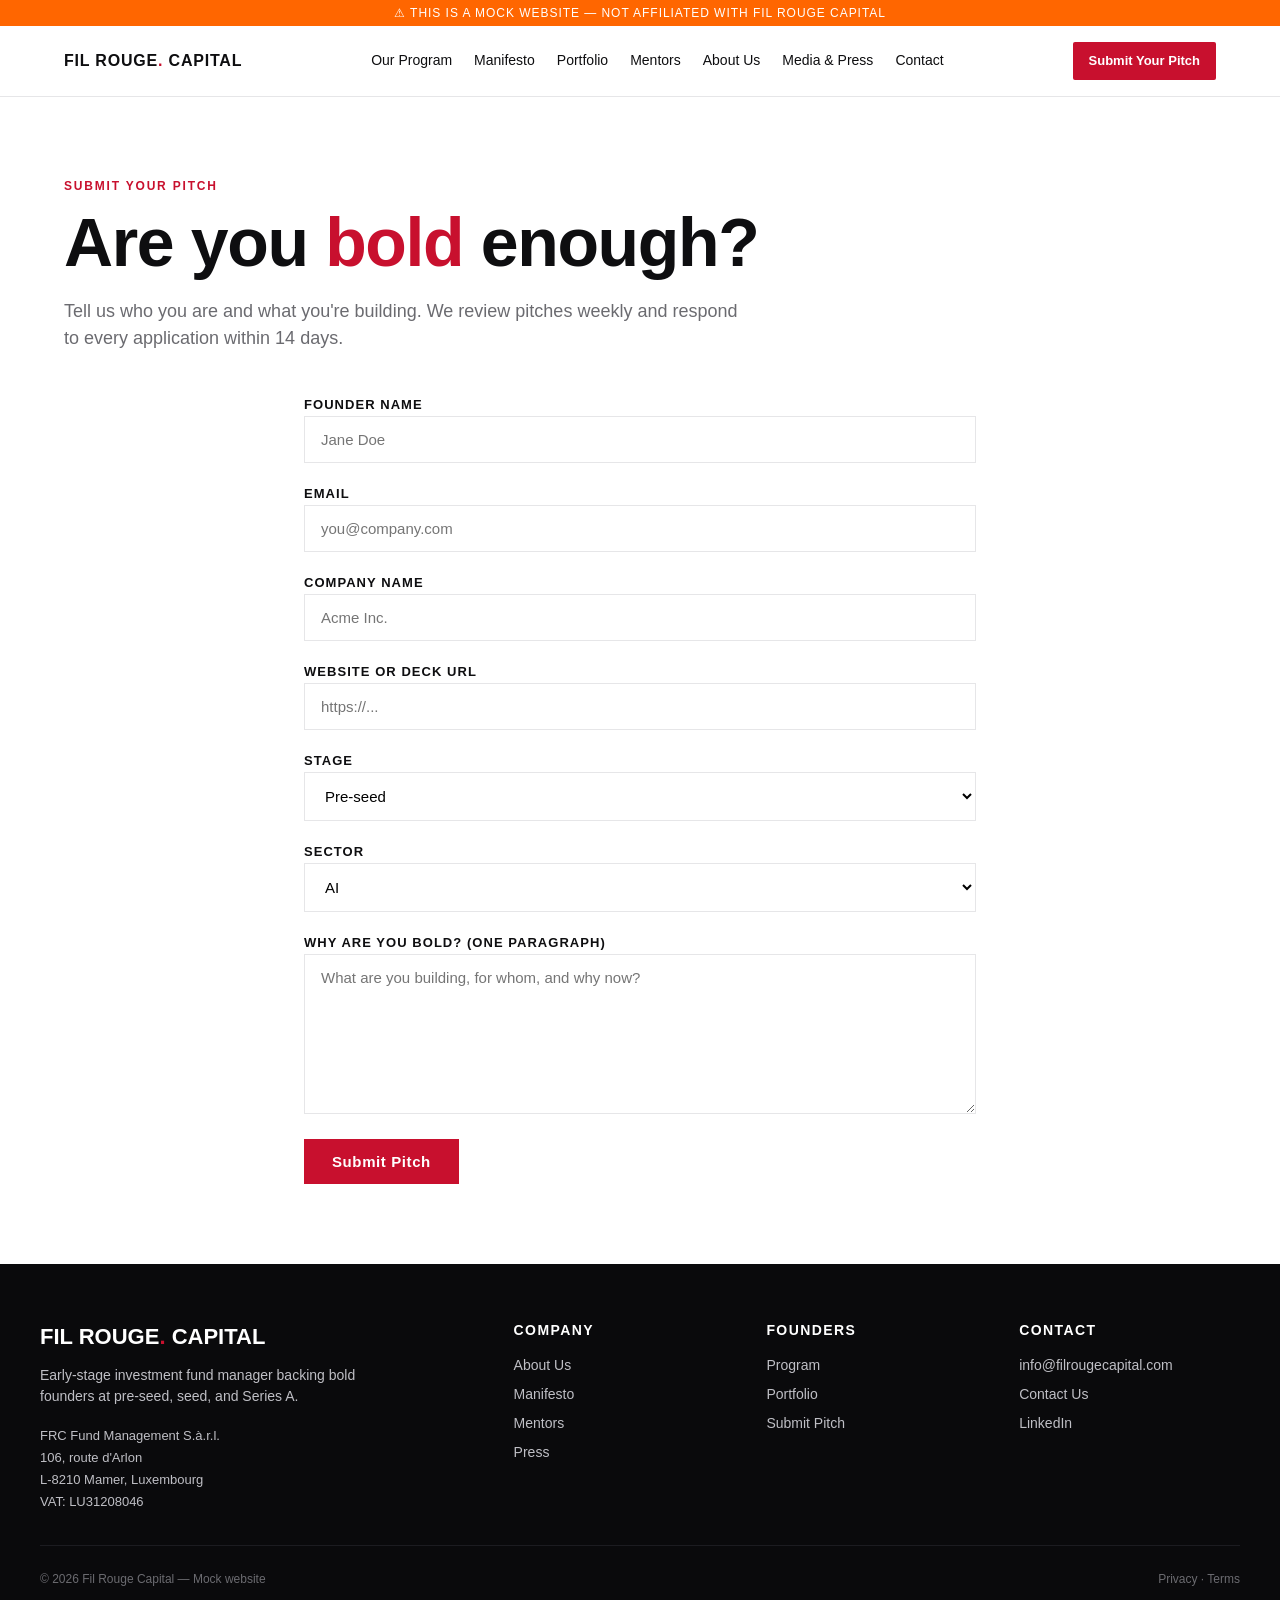
<file: pitch.html>
<!DOCTYPE html>
<html lang="en">
<head>
<meta charset="UTF-8" />
<meta name="viewport" content="width=device-width, initial-scale=1.0" />
<title>Submit Your Pitch — Fil Rouge Capital</title>
<link rel="stylesheet" href="styles.css" />
</head>
<body>

<div class="mock-banner">⚠ This is a mock website — not affiliated with Fil Rouge Capital</div>

<header class="nav">
  <div class="nav-inner">
    <a href="index.html" class="brand">FIL ROUGE<span>.</span> CAPITAL</a>
    <nav>
      <ul>
        <li><a href="accelerate.html">Our Program</a></li>
        <li><a href="manifesto.html">Manifesto</a></li>
        <li><a href="portfolio.html">Portfolio</a></li>
        <li><a href="mentors.html">Mentors</a></li>
        <li><a href="team.html">About Us</a></li>
        <li><a href="blog.html">Media &amp; Press</a></li>
        <li><a href="contact.html">Contact</a></li>
      </ul>
    </nav>
    <a href="pitch.html" class="cta">Submit Your Pitch</a>
  </div>
</header>

<section class="page-header">
  <div class="eyebrow">Submit Your Pitch</div>
  <h1>Are you <em style="color:var(--red);font-style:normal">bold</em> enough?</h1>
  <p>Tell us who you are and what you're building. We review pitches weekly and respond to every application within 14 days.</p>
</section>

<form class="form" onsubmit="event.preventDefault(); alert('Mock submission — no data was sent.');">
  <div>
    <label for="founder">Founder name</label>
    <input id="founder" name="founder" type="text" placeholder="Jane Doe" required />
  </div>
  <div>
    <label for="email">Email</label>
    <input id="email" name="email" type="email" placeholder="you@company.com" required />
  </div>
  <div>
    <label for="company">Company name</label>
    <input id="company" name="company" type="text" placeholder="Acme Inc." required />
  </div>
  <div>
    <label for="website">Website or deck URL</label>
    <input id="website" name="website" type="url" placeholder="https://..." />
  </div>
  <div>
    <label for="stage">Stage</label>
    <select id="stage" name="stage">
      <option>Pre-seed</option>
      <option>Seed</option>
      <option>Series A</option>
    </select>
  </div>
  <div>
    <label for="sector">Sector</label>
    <select id="sector" name="sector">
      <option>AI</option>
      <option>FinTech</option>
      <option>Marketplace</option>
      <option>Logistics</option>
      <option>SaaS</option>
      <option>Other</option>
    </select>
  </div>
  <div>
    <label for="pitch">Why are you bold? (one paragraph)</label>
    <textarea id="pitch" name="pitch" placeholder="What are you building, for whom, and why now?" required></textarea>
  </div>
  <button type="submit">Submit Pitch</button>
</form>

<footer>
  <div class="foot-inner">
    <div>
      <div class="foot-brand">FIL ROUGE<span>.</span> CAPITAL</div>
      <p style="font-size:14px;max-width:320px;">Early-stage investment fund manager backing bold founders at pre-seed, seed, and Series A.</p>
      <p style="font-size:13px;margin-top:18px;line-height:1.7;">FRC Fund Management S.à.r.l.<br/>106, route d'Arlon<br/>L-8210 Mamer, Luxembourg<br/>VAT: LU31208046</p>
    </div>
    <div><h5>Company</h5><ul><li><a href="team.html">About Us</a></li><li><a href="manifesto.html">Manifesto</a></li><li><a href="mentors.html">Mentors</a></li><li><a href="blog.html">Press</a></li></ul></div>
    <div><h5>Founders</h5><ul><li><a href="accelerate.html">Program</a></li><li><a href="portfolio.html">Portfolio</a></li><li><a href="pitch.html">Submit Pitch</a></li></ul></div>
    <div><h5>Contact</h5><ul><li><a href="mailto:info@filrougecapital.com">info@filrougecapital.com</a></li><li><a href="contact.html">Contact Us</a></li><li><a href="#">LinkedIn</a></li></ul></div>
  </div>
  <div class="foot-copy"><span>© 2026 Fil Rouge Capital — Mock website</span><span><a href="#">Privacy</a> · <a href="#">Terms</a></span></div>
</footer>

</body>
</html>
</file>
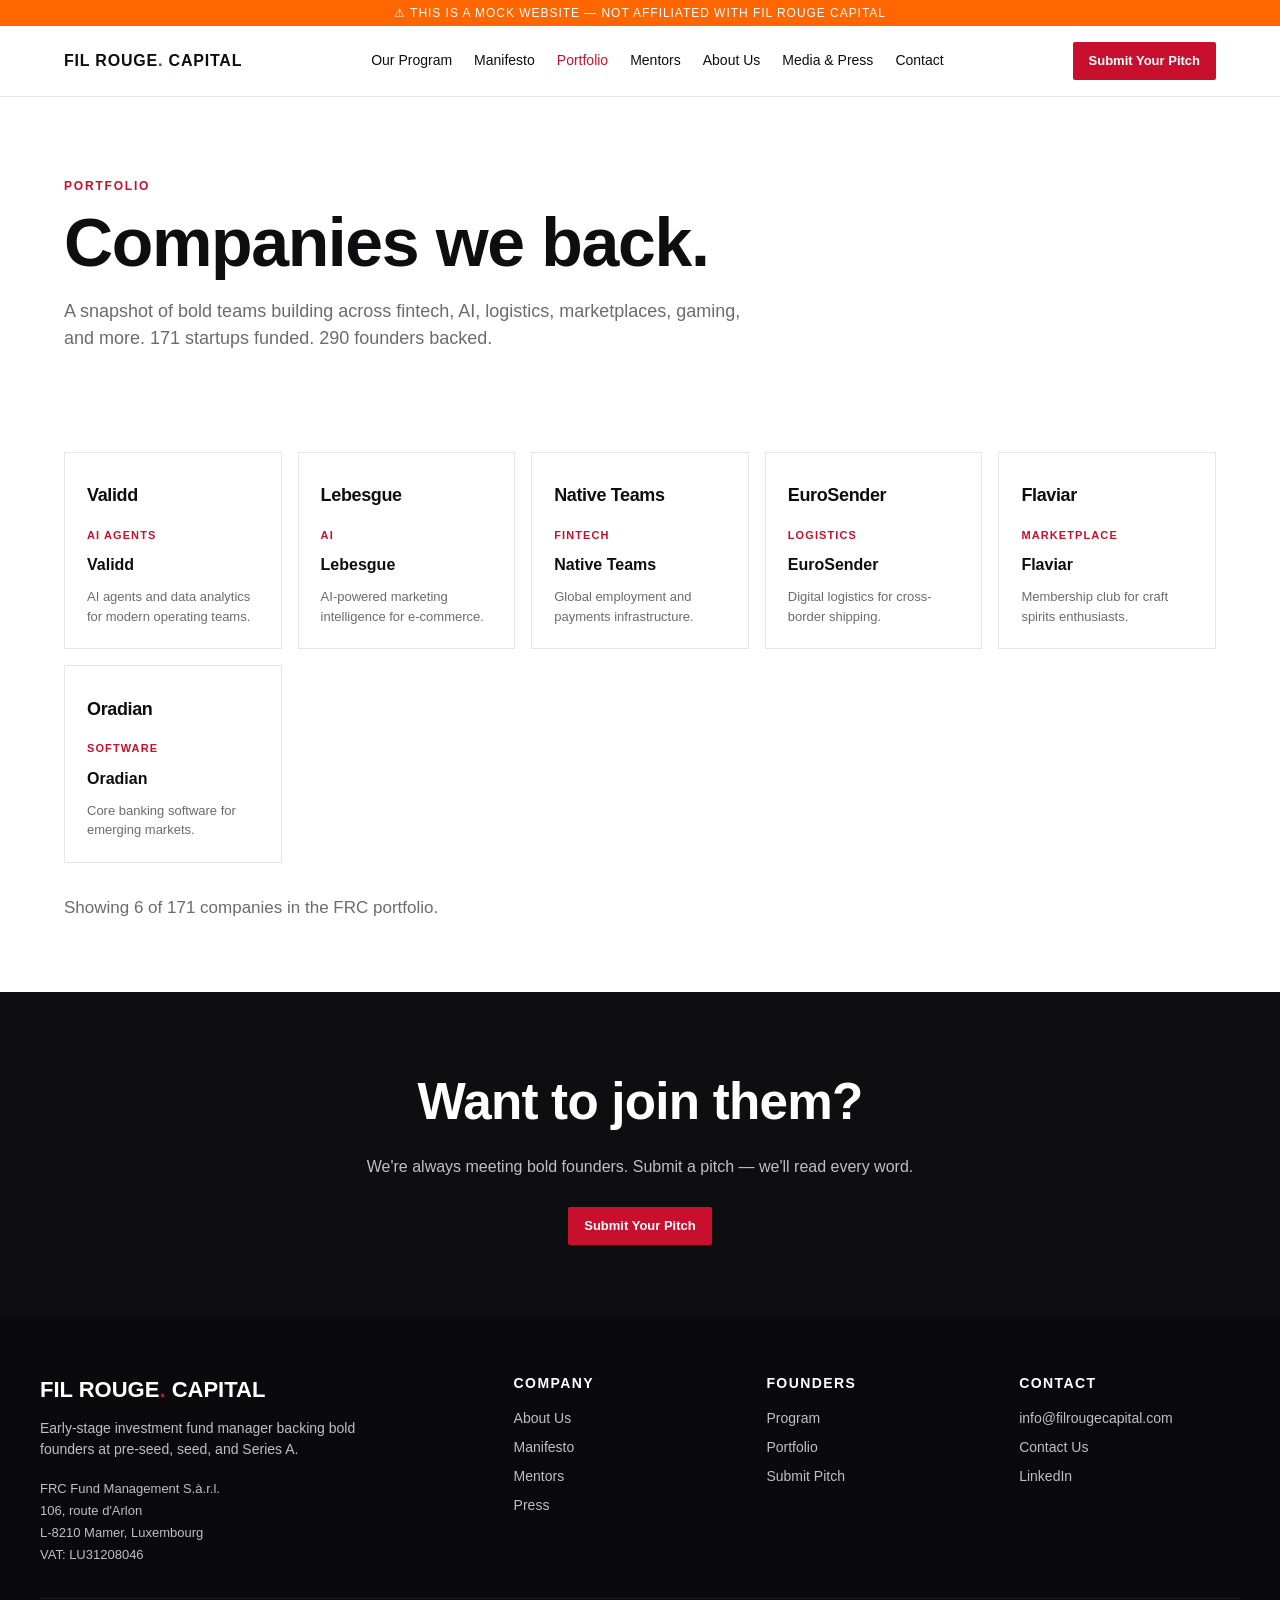
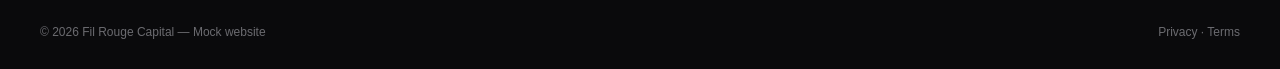
<file: portfolio.html>
<!DOCTYPE html>
<html lang="en">
<head>
<meta charset="UTF-8" />
<meta name="viewport" content="width=device-width, initial-scale=1.0" />
<title>Portfolio — Fil Rouge Capital</title>
<link rel="stylesheet" href="styles.css" />
<script src="tracking.js"></script>
</head>
<body>

<div class="mock-banner">⚠ This is a mock website — not affiliated with Fil Rouge Capital</div>

<header class="nav">
  <div class="nav-inner">
    <a href="index.html" class="brand">FIL ROUGE<span>.</span> CAPITAL</a>
    <nav>
      <ul>
        <li><a href="accelerate.html">Our Program</a></li>
        <li><a href="manifesto.html">Manifesto</a></li>
        <li><a href="portfolio.html" class="active">Portfolio</a></li>
        <li><a href="mentors.html">Mentors</a></li>
        <li><a href="team.html">About Us</a></li>
        <li><a href="blog.html">Media &amp; Press</a></li>
        <li><a href="contact.html">Contact</a></li>
      </ul>
    </nav>
    <a href="pitch.html" class="cta">Submit Your Pitch</a>
  </div>
</header>

<section class="page-header">
  <div class="eyebrow">Portfolio</div>
  <h1>Companies we back.</h1>
  <p>A snapshot of bold teams building across fintech, AI, logistics, marketplaces, gaming, and more. 171 startups funded. 290 founders backed.</p>
</section>

<section class="block" style="padding-top:20px">
  <div class="portfolio-grid">
    <a href="portfolio/validd.html" class="pcard" data-company="Validd" data-sector="AI Agents, Data Analytics" data-year="2026" data-founder="Teo Toplak" data-stage="Seed" data-status="Active"><div class="logo">Validd</div><div class="tag">AI Agents</div><div class="name">Validd</div><div class="desc">AI agents and data analytics for modern operating teams.</div></a>
    <a href="portfolio/lebesgue.html" class="pcard" data-company="Lebesgue" data-sector="AI" data-year="2020" data-founder="Josip Begić" data-stage="Seed" data-status="Exit"><div class="logo">Lebesgue</div><div class="tag">AI</div><div class="name">Lebesgue</div><div class="desc">AI-powered marketing intelligence for e-commerce.</div></a>
    <a href="portfolio/native-teams.html" class="pcard" data-company="Native Teams" data-sector="FinTech" data-year="2021" data-founder="Nevena Bsat" data-stage="Seed" data-status="Active"><div class="logo">Native Teams</div><div class="tag">FinTech</div><div class="name">Native Teams</div><div class="desc">Global employment and payments infrastructure.</div></a>
    <a href="portfolio/eurosender.html" class="pcard" data-company="EuroSender" data-sector="Logistics" data-year="2015" data-founder="Jusuf Hafizović" data-stage="Seed" data-status="Active"><div class="logo">EuroSender</div><div class="tag">Logistics</div><div class="name">EuroSender</div><div class="desc">Digital logistics for cross-border shipping.</div></a>
    <a href="portfolio/flaviar.html" class="pcard" data-company="Flaviar" data-sector="Marketplace" data-year="2014" data-founder="Grisa Soba" data-stage="Seed" data-status="Active"><div class="logo">Flaviar</div><div class="tag">Marketplace</div><div class="name">Flaviar</div><div class="desc">Membership club for craft spirits enthusiasts.</div></a>
    <a href="portfolio/oradian.html" class="pcard" data-company="Oradian" data-sector="Software" data-year="2013" data-founder="Antonio Separovic" data-stage="Seed" data-status="Active"><div class="logo">Oradian</div><div class="tag">Software</div><div class="name">Oradian</div><div class="desc">Core banking software for emerging markets.</div></a>
  </div>
  <script>
    document.querySelectorAll('.portfolio-grid .pcard').forEach(function(card) {
      card.addEventListener('click', function() {
        window.trackEvent('portfolio_clicked', {
          company_name: card.getAttribute('data-company'),
          sector: card.getAttribute('data-sector'),
          year_invested: Number(card.getAttribute('data-year')),
          founder: card.getAttribute('data-founder'),
          stage: card.getAttribute('data-stage'),
          status: card.getAttribute('data-status'),
          page_section: 'portfolio_grid'
        });
      });
    });
  </script>
  <p class="section-sub" style="margin-top:32px">Showing 6 of 171 companies in the FRC portfolio.</p>
</section>

<section class="cta-band">
  <h2>Want to join them?</h2>
  <p>We're always meeting bold founders. Submit a pitch — we'll read every word.</p>
  <a href="pitch.html" class="cta">Submit Your Pitch</a>
</section>

<footer>
  <div class="foot-inner">
    <div>
      <div class="foot-brand">FIL ROUGE<span>.</span> CAPITAL</div>
      <p style="font-size:14px;max-width:320px;">Early-stage investment fund manager backing bold founders at pre-seed, seed, and Series A.</p>
      <p style="font-size:13px;margin-top:18px;line-height:1.7;">FRC Fund Management S.à.r.l.<br/>106, route d'Arlon<br/>L-8210 Mamer, Luxembourg<br/>VAT: LU31208046</p>
    </div>
    <div><h5>Company</h5><ul><li><a href="team.html">About Us</a></li><li><a href="manifesto.html">Manifesto</a></li><li><a href="mentors.html">Mentors</a></li><li><a href="blog.html">Press</a></li></ul></div>
    <div><h5>Founders</h5><ul><li><a href="accelerate.html">Program</a></li><li><a href="portfolio.html">Portfolio</a></li><li><a href="pitch.html">Submit Pitch</a></li></ul></div>
    <div><h5>Contact</h5><ul><li><a href="mailto:info@filrougecapital.com">info@filrougecapital.com</a></li><li><a href="contact.html">Contact Us</a></li><li><a href="#">LinkedIn</a></li></ul></div>
  </div>
  <div class="foot-copy"><span>© 2026 Fil Rouge Capital — Mock website</span><span><a href="#">Privacy</a> · <a href="#">Terms</a></span></div>
</footer>

</body>
</html>
</file>
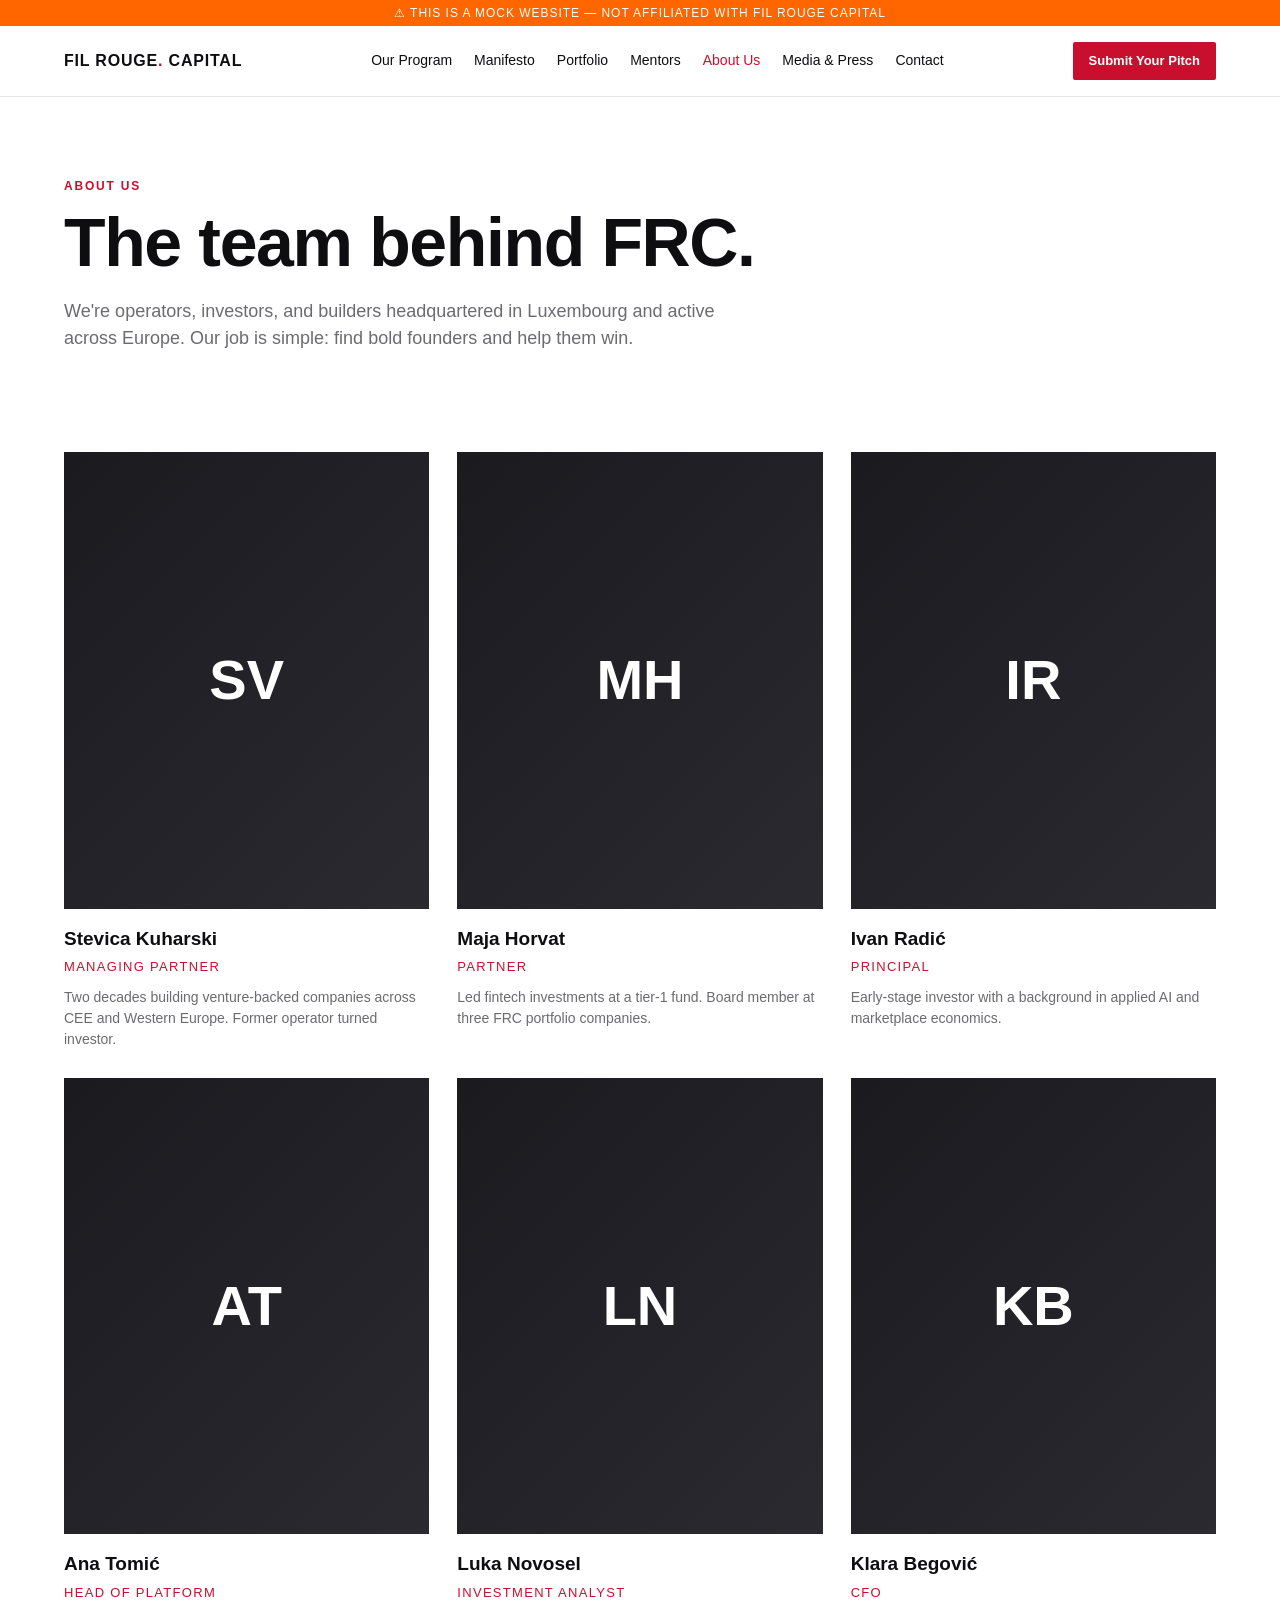
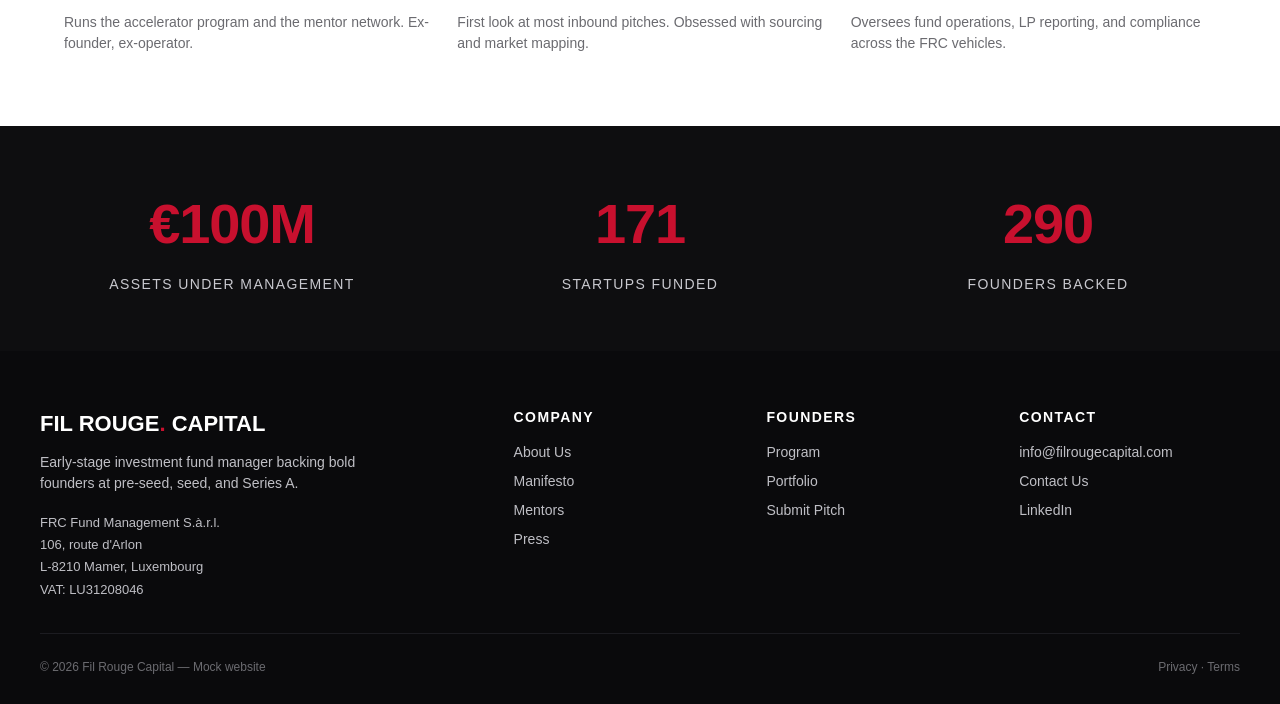
<file: team.html>
<!DOCTYPE html>
<html lang="en">
<head>
<meta charset="UTF-8" />
<meta name="viewport" content="width=device-width, initial-scale=1.0" />
<title>About Us — Fil Rouge Capital</title>
<link rel="stylesheet" href="styles.css" />
</head>
<body>

<div class="mock-banner">⚠ This is a mock website — not affiliated with Fil Rouge Capital</div>

<header class="nav">
  <div class="nav-inner">
    <a href="index.html" class="brand">FIL ROUGE<span>.</span> CAPITAL</a>
    <nav>
      <ul>
        <li><a href="accelerate.html">Our Program</a></li>
        <li><a href="manifesto.html">Manifesto</a></li>
        <li><a href="portfolio.html">Portfolio</a></li>
        <li><a href="mentors.html">Mentors</a></li>
        <li><a href="team.html" class="active">About Us</a></li>
        <li><a href="blog.html">Media &amp; Press</a></li>
        <li><a href="contact.html">Contact</a></li>
      </ul>
    </nav>
    <a href="pitch.html" class="cta">Submit Your Pitch</a>
  </div>
</header>

<section class="page-header">
  <div class="eyebrow">About Us</div>
  <h1>The team behind FRC.</h1>
  <p>We're operators, investors, and builders headquartered in Luxembourg and active across Europe. Our job is simple: find bold founders and help them win.</p>
</section>

<section class="block" style="padding-top:20px">
  <div class="team-grid">
    <div class="team-card">
      <div class="avatar">SV</div>
      <strong>Stevica Kuharski</strong>
      <div class="role">Managing Partner</div>
      <p>Two decades building venture-backed companies across CEE and Western Europe. Former operator turned investor.</p>
    </div>
    <div class="team-card">
      <div class="avatar">MH</div>
      <strong>Maja Horvat</strong>
      <div class="role">Partner</div>
      <p>Led fintech investments at a tier-1 fund. Board member at three FRC portfolio companies.</p>
    </div>
    <div class="team-card">
      <div class="avatar">IR</div>
      <strong>Ivan Radić</strong>
      <div class="role">Principal</div>
      <p>Early-stage investor with a background in applied AI and marketplace economics.</p>
    </div>
    <div class="team-card">
      <div class="avatar">AT</div>
      <strong>Ana Tomić</strong>
      <div class="role">Head of Platform</div>
      <p>Runs the accelerator program and the mentor network. Ex-founder, ex-operator.</p>
    </div>
    <div class="team-card">
      <div class="avatar">LN</div>
      <strong>Luka Novosel</strong>
      <div class="role">Investment Analyst</div>
      <p>First look at most inbound pitches. Obsessed with sourcing and market mapping.</p>
    </div>
    <div class="team-card">
      <div class="avatar">KB</div>
      <strong>Klara Begović</strong>
      <div class="role">CFO</div>
      <p>Oversees fund operations, LP reporting, and compliance across the FRC vehicles.</p>
    </div>
  </div>
</section>

<section class="stats">
  <div class="stats-inner">
    <div><div class="num">€100M</div><div class="lbl">Assets Under Management</div></div>
    <div><div class="num">171</div><div class="lbl">Startups Funded</div></div>
    <div><div class="num">290</div><div class="lbl">Founders Backed</div></div>
  </div>
</section>

<footer>
  <div class="foot-inner">
    <div>
      <div class="foot-brand">FIL ROUGE<span>.</span> CAPITAL</div>
      <p style="font-size:14px;max-width:320px;">Early-stage investment fund manager backing bold founders at pre-seed, seed, and Series A.</p>
      <p style="font-size:13px;margin-top:18px;line-height:1.7;">FRC Fund Management S.à.r.l.<br/>106, route d'Arlon<br/>L-8210 Mamer, Luxembourg<br/>VAT: LU31208046</p>
    </div>
    <div><h5>Company</h5><ul><li><a href="team.html">About Us</a></li><li><a href="manifesto.html">Manifesto</a></li><li><a href="mentors.html">Mentors</a></li><li><a href="blog.html">Press</a></li></ul></div>
    <div><h5>Founders</h5><ul><li><a href="accelerate.html">Program</a></li><li><a href="portfolio.html">Portfolio</a></li><li><a href="pitch.html">Submit Pitch</a></li></ul></div>
    <div><h5>Contact</h5><ul><li><a href="mailto:info@filrougecapital.com">info@filrougecapital.com</a></li><li><a href="contact.html">Contact Us</a></li><li><a href="#">LinkedIn</a></li></ul></div>
  </div>
  <div class="foot-copy"><span>© 2026 Fil Rouge Capital — Mock website</span><span><a href="#">Privacy</a> · <a href="#">Terms</a></span></div>
</footer>

</body>
</html>
</file>
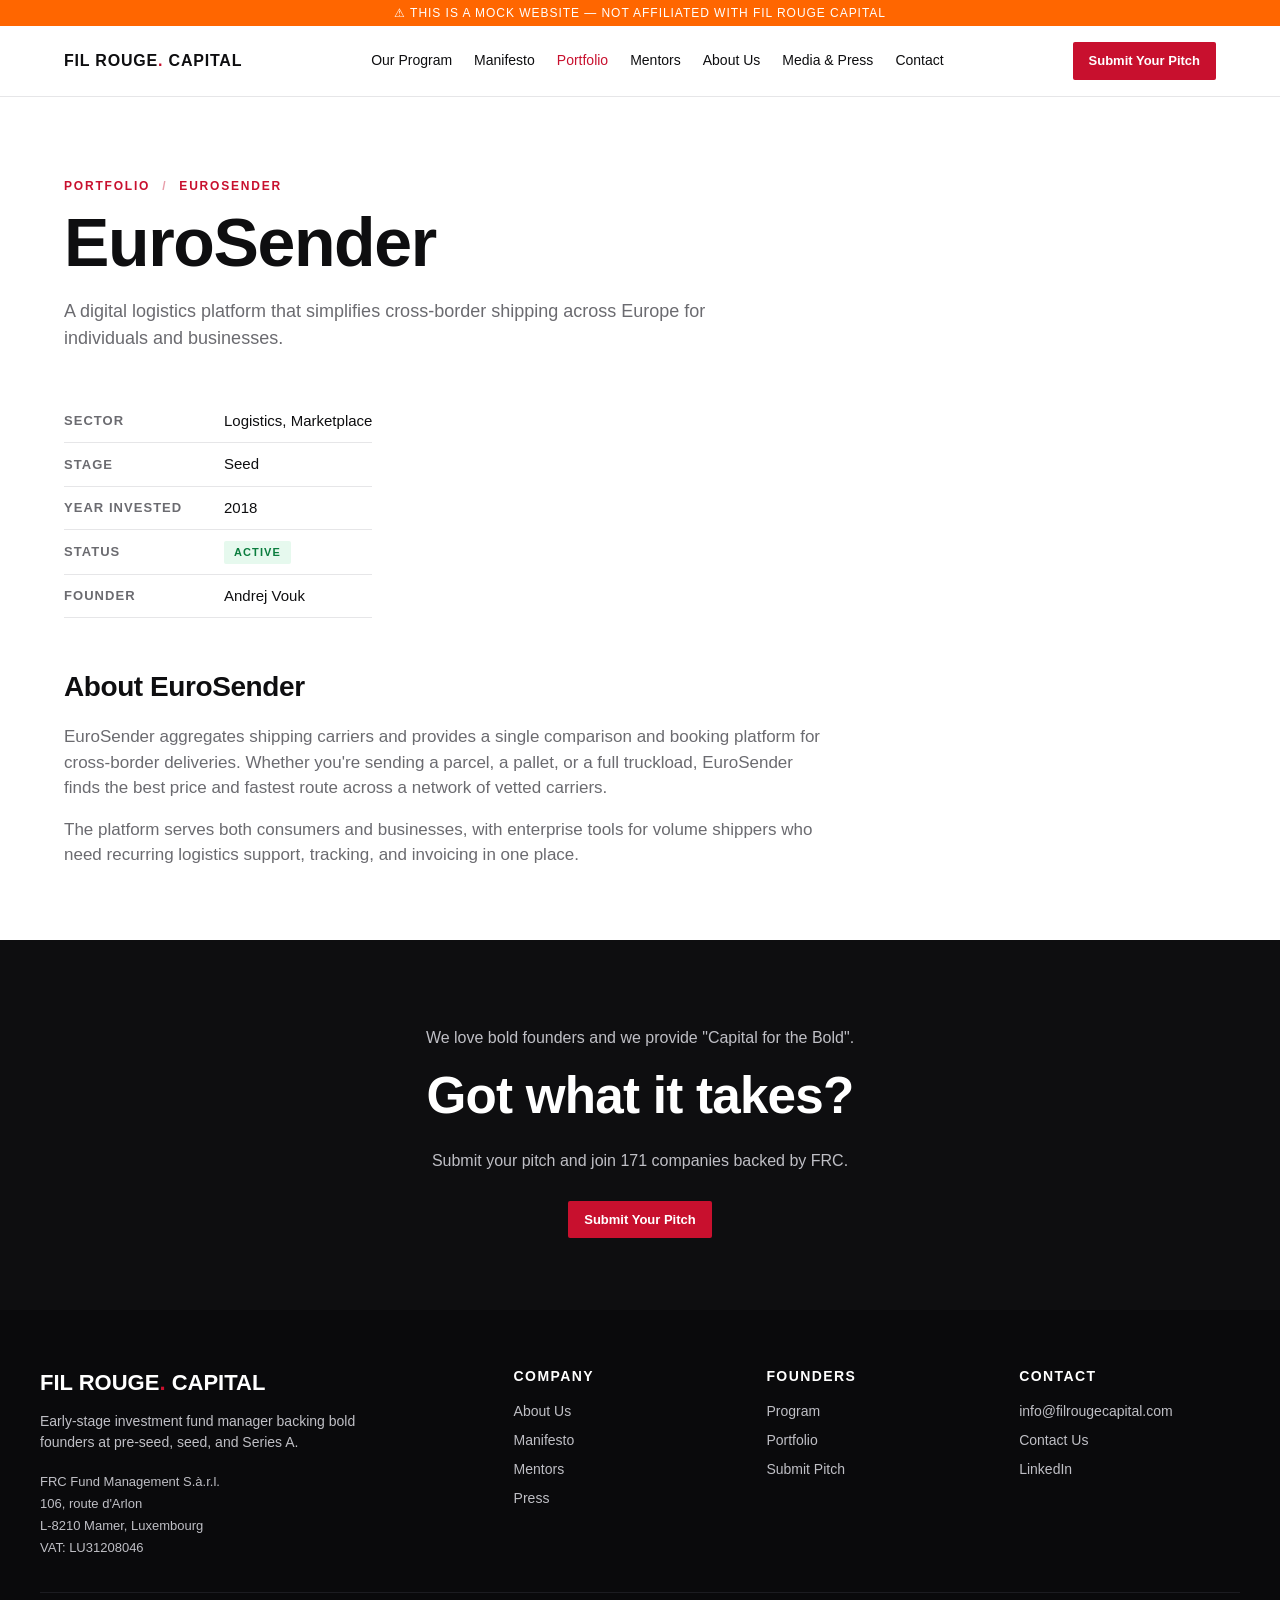
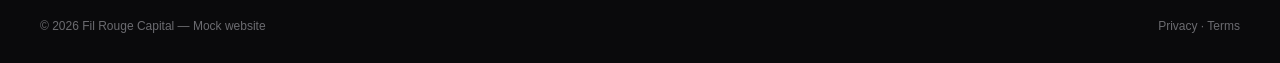
<file: portfolio/eurosender.html>
<!DOCTYPE html>
<html lang="en">
<head>
<meta charset="UTF-8" />
<meta name="viewport" content="width=device-width, initial-scale=1.0" />
<title>EuroSender — Portfolio — Fil Rouge Capital</title>
<link rel="stylesheet" href="../styles.css" />
</head>
<body>

<div class="mock-banner">⚠ This is a mock website — not affiliated with Fil Rouge Capital</div>

<header class="nav">
  <div class="nav-inner">
    <a href="../index.html" class="brand">FIL ROUGE<span>.</span> CAPITAL</a>
    <nav>
      <ul>
        <li><a href="../accelerate.html">Our Program</a></li>
        <li><a href="../manifesto.html">Manifesto</a></li>
        <li><a href="../portfolio.html" class="active">Portfolio</a></li>
        <li><a href="../mentors.html">Mentors</a></li>
        <li><a href="../team.html">About Us</a></li>
        <li><a href="../blog.html">Media &amp; Press</a></li>
        <li><a href="../contact.html">Contact</a></li>
      </ul>
    </nav>
    <a href="../pitch.html" class="cta">Submit Your Pitch</a>
  </div>
</header>

<section class="page-header">
  <div style="display:flex;gap:12px;align-items:center;flex-wrap:wrap;">
    <span class="eyebrow"><a href="../portfolio.html">Portfolio</a></span>
    <span class="eyebrow" style="opacity:.4">/</span>
    <span class="eyebrow">EuroSender</span>
  </div>
  <h1>EuroSender</h1>
  <p>A digital logistics platform that simplifies cross-border shipping across Europe for individuals and businesses.</p>
</section>

<section class="block" style="padding-top:0">
  <div class="company-meta">
    <table class="meta-table">
      <tr><td class="meta-label">Sector</td><td>Logistics, Marketplace</td></tr>
      <tr><td class="meta-label">Stage</td><td>Seed</td></tr>
      <tr><td class="meta-label">Year invested</td><td>2018</td></tr>
      <tr><td class="meta-label">Status</td><td><span class="status-badge active">Active</span></td></tr>
      <tr><td class="meta-label">Founder</td><td>Andrej Vouk</td></tr>
    </table>
  </div>

  <div class="company-body">
    <h2 class="h2" style="font-size:28px;margin-top:48px;">About EuroSender</h2>
    <p style="margin-top:16px;font-size:17px;color:var(--muted);max-width:760px;">
      EuroSender aggregates shipping carriers and provides a single comparison and booking platform for cross-border deliveries. Whether you're sending a parcel, a pallet, or a full truckload, EuroSender finds the best price and fastest route across a network of vetted carriers.
    </p>
    <p style="margin-top:16px;font-size:17px;color:var(--muted);max-width:760px;">
      The platform serves both consumers and businesses, with enterprise tools for volume shippers who need recurring logistics support, tracking, and invoicing in one place.
    </p>
  </div>
</section>

<section class="cta-band">
  <p style="color:#bfbfc5;margin-bottom:8px;">We love bold founders and we provide "Capital for the Bold".</p>
  <h2>Got what it takes?</h2>
  <p>Submit your pitch and join 171 companies backed by FRC.</p>
  <a href="../pitch.html" class="cta">Submit Your Pitch</a>
</section>

<footer>
  <div class="foot-inner">
    <div>
      <div class="foot-brand">FIL ROUGE<span>.</span> CAPITAL</div>
      <p style="font-size:14px;max-width:320px;">Early-stage investment fund manager backing bold founders at pre-seed, seed, and Series A.</p>
      <p style="font-size:13px;margin-top:18px;line-height:1.7;">FRC Fund Management S.à.r.l.<br/>106, route d'Arlon<br/>L-8210 Mamer, Luxembourg<br/>VAT: LU31208046</p>
    </div>
    <div><h5>Company</h5><ul><li><a href="../team.html">About Us</a></li><li><a href="../manifesto.html">Manifesto</a></li><li><a href="../mentors.html">Mentors</a></li><li><a href="../blog.html">Press</a></li></ul></div>
    <div><h5>Founders</h5><ul><li><a href="../accelerate.html">Program</a></li><li><a href="../portfolio.html">Portfolio</a></li><li><a href="../pitch.html">Submit Pitch</a></li></ul></div>
    <div><h5>Contact</h5><ul><li><a href="mailto:info@filrougecapital.com">info@filrougecapital.com</a></li><li><a href="../contact.html">Contact Us</a></li><li><a href="#">LinkedIn</a></li></ul></div>
  </div>
  <div class="foot-copy"><span>© 2026 Fil Rouge Capital — Mock website</span><span><a href="#">Privacy</a> · <a href="#">Terms</a></span></div>
</footer>

</body>
</html>
</file>
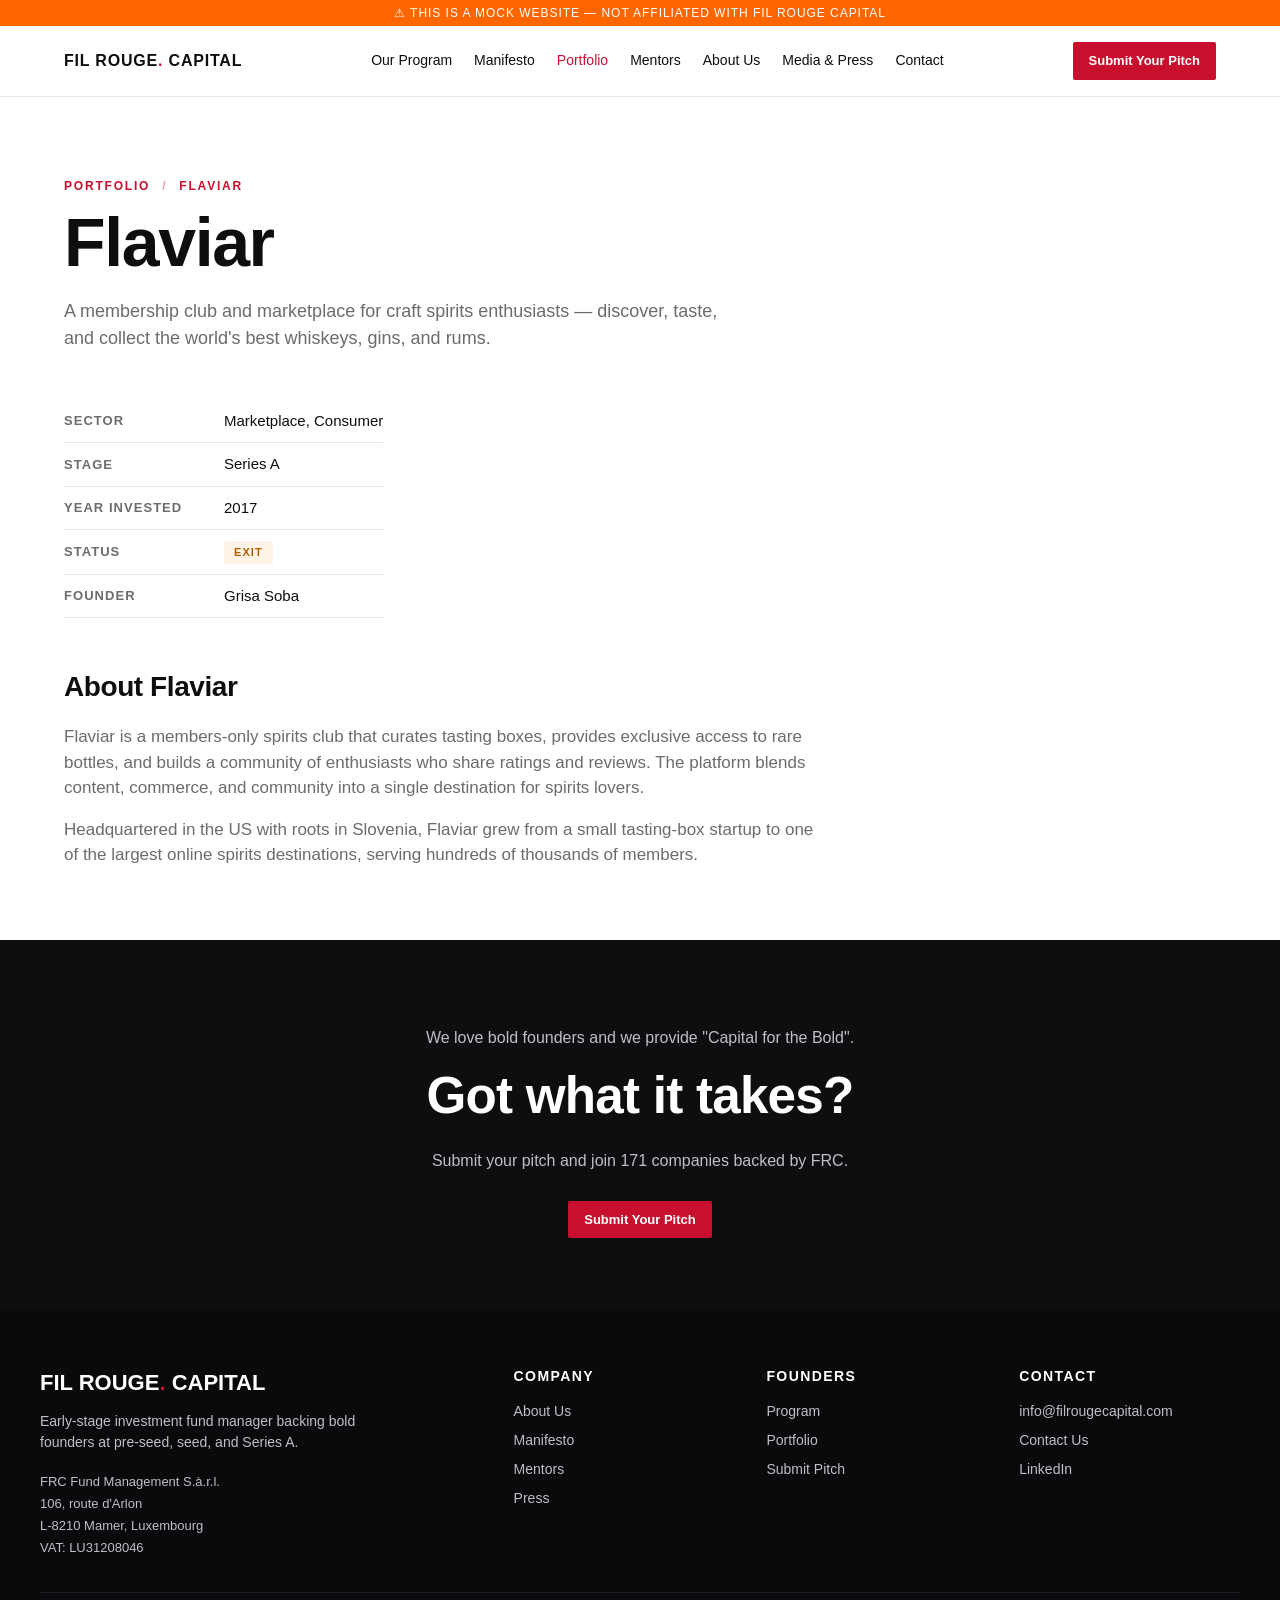
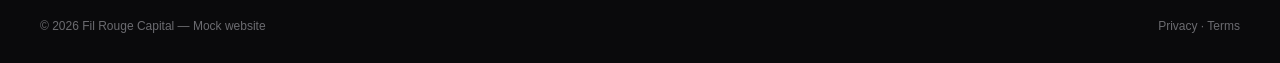
<file: portfolio/flaviar.html>
<!DOCTYPE html>
<html lang="en">
<head>
<meta charset="UTF-8" />
<meta name="viewport" content="width=device-width, initial-scale=1.0" />
<title>Flaviar — Portfolio — Fil Rouge Capital</title>
<link rel="stylesheet" href="../styles.css" />
</head>
<body>

<div class="mock-banner">⚠ This is a mock website — not affiliated with Fil Rouge Capital</div>

<header class="nav">
  <div class="nav-inner">
    <a href="../index.html" class="brand">FIL ROUGE<span>.</span> CAPITAL</a>
    <nav>
      <ul>
        <li><a href="../accelerate.html">Our Program</a></li>
        <li><a href="../manifesto.html">Manifesto</a></li>
        <li><a href="../portfolio.html" class="active">Portfolio</a></li>
        <li><a href="../mentors.html">Mentors</a></li>
        <li><a href="../team.html">About Us</a></li>
        <li><a href="../blog.html">Media &amp; Press</a></li>
        <li><a href="../contact.html">Contact</a></li>
      </ul>
    </nav>
    <a href="../pitch.html" class="cta">Submit Your Pitch</a>
  </div>
</header>

<section class="page-header">
  <div style="display:flex;gap:12px;align-items:center;flex-wrap:wrap;">
    <span class="eyebrow"><a href="../portfolio.html">Portfolio</a></span>
    <span class="eyebrow" style="opacity:.4">/</span>
    <span class="eyebrow">Flaviar</span>
  </div>
  <h1>Flaviar</h1>
  <p>A membership club and marketplace for craft spirits enthusiasts — discover, taste, and collect the world's best whiskeys, gins, and rums.</p>
</section>

<section class="block" style="padding-top:0">
  <div class="company-meta">
    <table class="meta-table">
      <tr><td class="meta-label">Sector</td><td>Marketplace, Consumer</td></tr>
      <tr><td class="meta-label">Stage</td><td>Series A</td></tr>
      <tr><td class="meta-label">Year invested</td><td>2017</td></tr>
      <tr><td class="meta-label">Status</td><td><span class="status-badge exit">Exit</span></td></tr>
      <tr><td class="meta-label">Founder</td><td>Grisa Soba</td></tr>
    </table>
  </div>

  <div class="company-body">
    <h2 class="h2" style="font-size:28px;margin-top:48px;">About Flaviar</h2>
    <p style="margin-top:16px;font-size:17px;color:var(--muted);max-width:760px;">
      Flaviar is a members-only spirits club that curates tasting boxes, provides exclusive access to rare bottles, and builds a community of enthusiasts who share ratings and reviews. The platform blends content, commerce, and community into a single destination for spirits lovers.
    </p>
    <p style="margin-top:16px;font-size:17px;color:var(--muted);max-width:760px;">
      Headquartered in the US with roots in Slovenia, Flaviar grew from a small tasting-box startup to one of the largest online spirits destinations, serving hundreds of thousands of members.
    </p>
  </div>
</section>

<section class="cta-band">
  <p style="color:#bfbfc5;margin-bottom:8px;">We love bold founders and we provide "Capital for the Bold".</p>
  <h2>Got what it takes?</h2>
  <p>Submit your pitch and join 171 companies backed by FRC.</p>
  <a href="../pitch.html" class="cta">Submit Your Pitch</a>
</section>

<footer>
  <div class="foot-inner">
    <div>
      <div class="foot-brand">FIL ROUGE<span>.</span> CAPITAL</div>
      <p style="font-size:14px;max-width:320px;">Early-stage investment fund manager backing bold founders at pre-seed, seed, and Series A.</p>
      <p style="font-size:13px;margin-top:18px;line-height:1.7;">FRC Fund Management S.à.r.l.<br/>106, route d'Arlon<br/>L-8210 Mamer, Luxembourg<br/>VAT: LU31208046</p>
    </div>
    <div><h5>Company</h5><ul><li><a href="../team.html">About Us</a></li><li><a href="../manifesto.html">Manifesto</a></li><li><a href="../mentors.html">Mentors</a></li><li><a href="../blog.html">Press</a></li></ul></div>
    <div><h5>Founders</h5><ul><li><a href="../accelerate.html">Program</a></li><li><a href="../portfolio.html">Portfolio</a></li><li><a href="../pitch.html">Submit Pitch</a></li></ul></div>
    <div><h5>Contact</h5><ul><li><a href="mailto:info@filrougecapital.com">info@filrougecapital.com</a></li><li><a href="../contact.html">Contact Us</a></li><li><a href="#">LinkedIn</a></li></ul></div>
  </div>
  <div class="foot-copy"><span>© 2026 Fil Rouge Capital — Mock website</span><span><a href="#">Privacy</a> · <a href="#">Terms</a></span></div>
</footer>

</body>
</html>
</file>
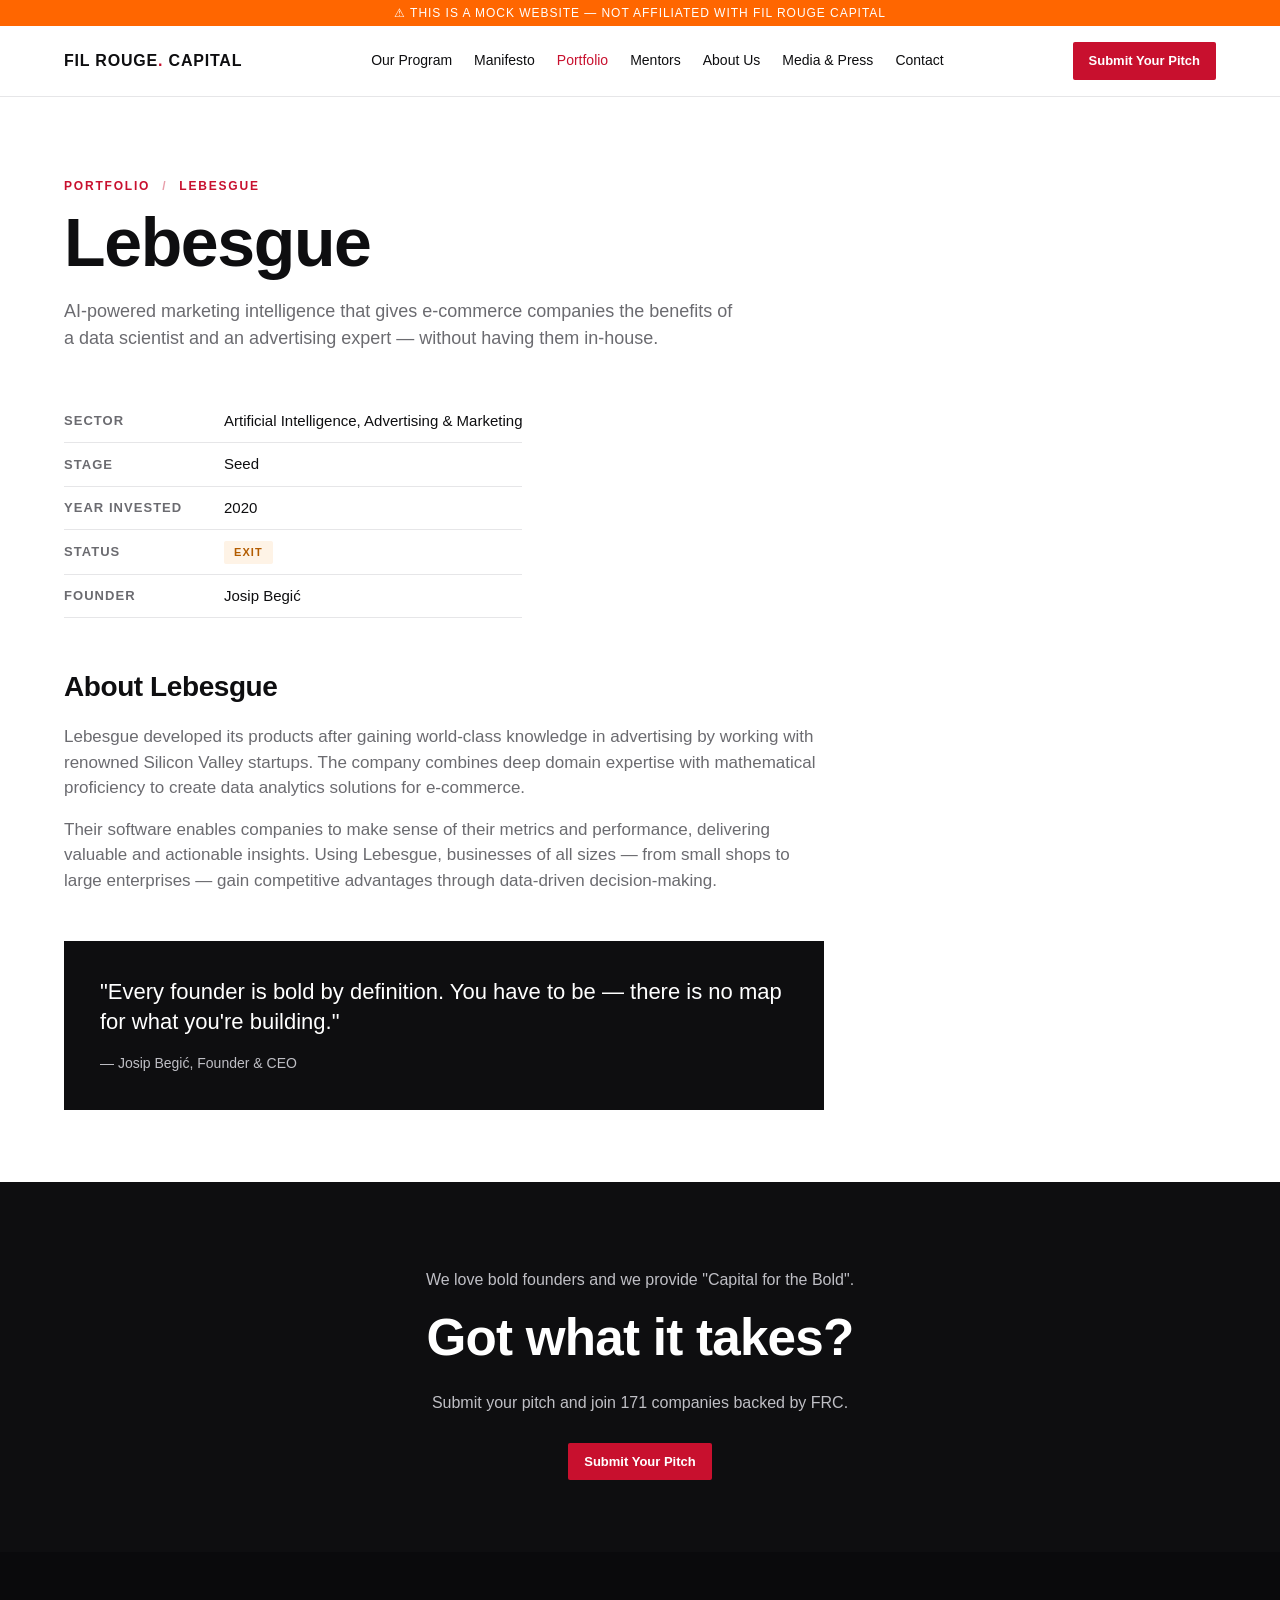
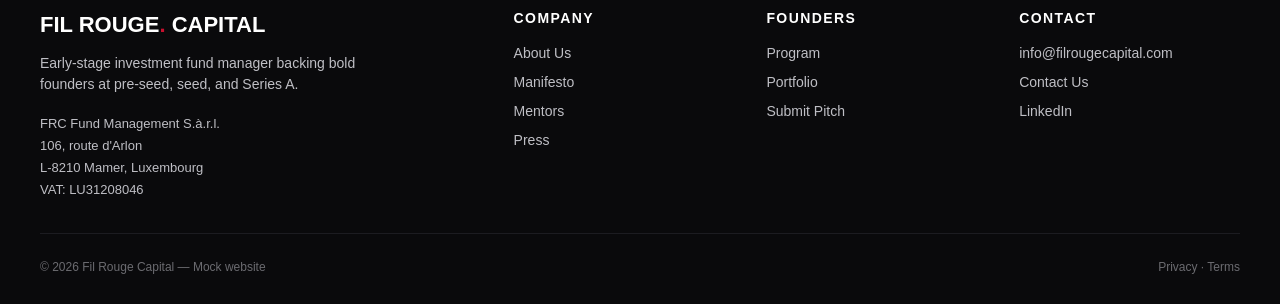
<file: portfolio/lebesgue.html>
<!DOCTYPE html>
<html lang="en">
<head>
<meta charset="UTF-8" />
<meta name="viewport" content="width=device-width, initial-scale=1.0" />
<title>Lebesgue — Portfolio — Fil Rouge Capital</title>
<link rel="stylesheet" href="../styles.css" />
</head>
<body>

<div class="mock-banner">⚠ This is a mock website — not affiliated with Fil Rouge Capital</div>

<header class="nav">
  <div class="nav-inner">
    <a href="../index.html" class="brand">FIL ROUGE<span>.</span> CAPITAL</a>
    <nav>
      <ul>
        <li><a href="../accelerate.html">Our Program</a></li>
        <li><a href="../manifesto.html">Manifesto</a></li>
        <li><a href="../portfolio.html" class="active">Portfolio</a></li>
        <li><a href="../mentors.html">Mentors</a></li>
        <li><a href="../team.html">About Us</a></li>
        <li><a href="../blog.html">Media &amp; Press</a></li>
        <li><a href="../contact.html">Contact</a></li>
      </ul>
    </nav>
    <a href="../pitch.html" class="cta">Submit Your Pitch</a>
  </div>
</header>

<section class="page-header">
  <div style="display:flex;gap:12px;align-items:center;flex-wrap:wrap;">
    <span class="eyebrow"><a href="../portfolio.html">Portfolio</a></span>
    <span class="eyebrow" style="opacity:.4">/</span>
    <span class="eyebrow">Lebesgue</span>
  </div>
  <h1>Lebesgue</h1>
  <p>AI-powered marketing intelligence that gives e-commerce companies the benefits of a data scientist and an advertising expert — without having them in-house.</p>
</section>

<section class="block" style="padding-top:0">
  <div class="company-meta">
    <table class="meta-table">
      <tr><td class="meta-label">Sector</td><td>Artificial Intelligence, Advertising &amp; Marketing</td></tr>
      <tr><td class="meta-label">Stage</td><td>Seed</td></tr>
      <tr><td class="meta-label">Year invested</td><td>2020</td></tr>
      <tr><td class="meta-label">Status</td><td><span class="status-badge exit">Exit</span></td></tr>
      <tr><td class="meta-label">Founder</td><td>Josip Begić</td></tr>
    </table>
  </div>

  <div class="company-body">
    <h2 class="h2" style="font-size:28px;margin-top:48px;">About Lebesgue</h2>
    <p style="margin-top:16px;font-size:17px;color:var(--muted);max-width:760px;">
      Lebesgue developed its products after gaining world-class knowledge in advertising by working with renowned Silicon Valley startups. The company combines deep domain expertise with mathematical proficiency to create data analytics solutions for e-commerce.
    </p>
    <p style="margin-top:16px;font-size:17px;color:var(--muted);max-width:760px;">
      Their software enables companies to make sense of their metrics and performance, delivering valuable and actionable insights. Using Lebesgue, businesses of all sizes — from small shops to large enterprises — gain competitive advantages through data-driven decision-making.
    </p>

    <div class="founder-quote" style="margin-top:48px;background:var(--ink);color:#fff;padding:36px;max-width:760px;">
      <p style="font-size:22px;line-height:1.35;font-weight:500;">"Every founder is bold by definition. You have to be — there is no map for what you're building."</p>
      <p style="margin-top:16px;font-size:14px;color:#bfbfc5;">— Josip Begić, Founder &amp; CEO</p>
    </div>
  </div>
</section>

<section class="cta-band">
  <p style="color:#bfbfc5;margin-bottom:8px;">We love bold founders and we provide "Capital for the Bold".</p>
  <h2>Got what it takes?</h2>
  <p>Submit your pitch and join 171 companies backed by FRC.</p>
  <a href="../pitch.html" class="cta">Submit Your Pitch</a>
</section>

<footer>
  <div class="foot-inner">
    <div>
      <div class="foot-brand">FIL ROUGE<span>.</span> CAPITAL</div>
      <p style="font-size:14px;max-width:320px;">Early-stage investment fund manager backing bold founders at pre-seed, seed, and Series A.</p>
      <p style="font-size:13px;margin-top:18px;line-height:1.7;">FRC Fund Management S.à.r.l.<br/>106, route d'Arlon<br/>L-8210 Mamer, Luxembourg<br/>VAT: LU31208046</p>
    </div>
    <div><h5>Company</h5><ul><li><a href="../team.html">About Us</a></li><li><a href="../manifesto.html">Manifesto</a></li><li><a href="../mentors.html">Mentors</a></li><li><a href="../blog.html">Press</a></li></ul></div>
    <div><h5>Founders</h5><ul><li><a href="../accelerate.html">Program</a></li><li><a href="../portfolio.html">Portfolio</a></li><li><a href="../pitch.html">Submit Pitch</a></li></ul></div>
    <div><h5>Contact</h5><ul><li><a href="mailto:info@filrougecapital.com">info@filrougecapital.com</a></li><li><a href="../contact.html">Contact Us</a></li><li><a href="#">LinkedIn</a></li></ul></div>
  </div>
  <div class="foot-copy"><span>© 2026 Fil Rouge Capital — Mock website</span><span><a href="#">Privacy</a> · <a href="#">Terms</a></span></div>
</footer>

</body>
</html>
</file>
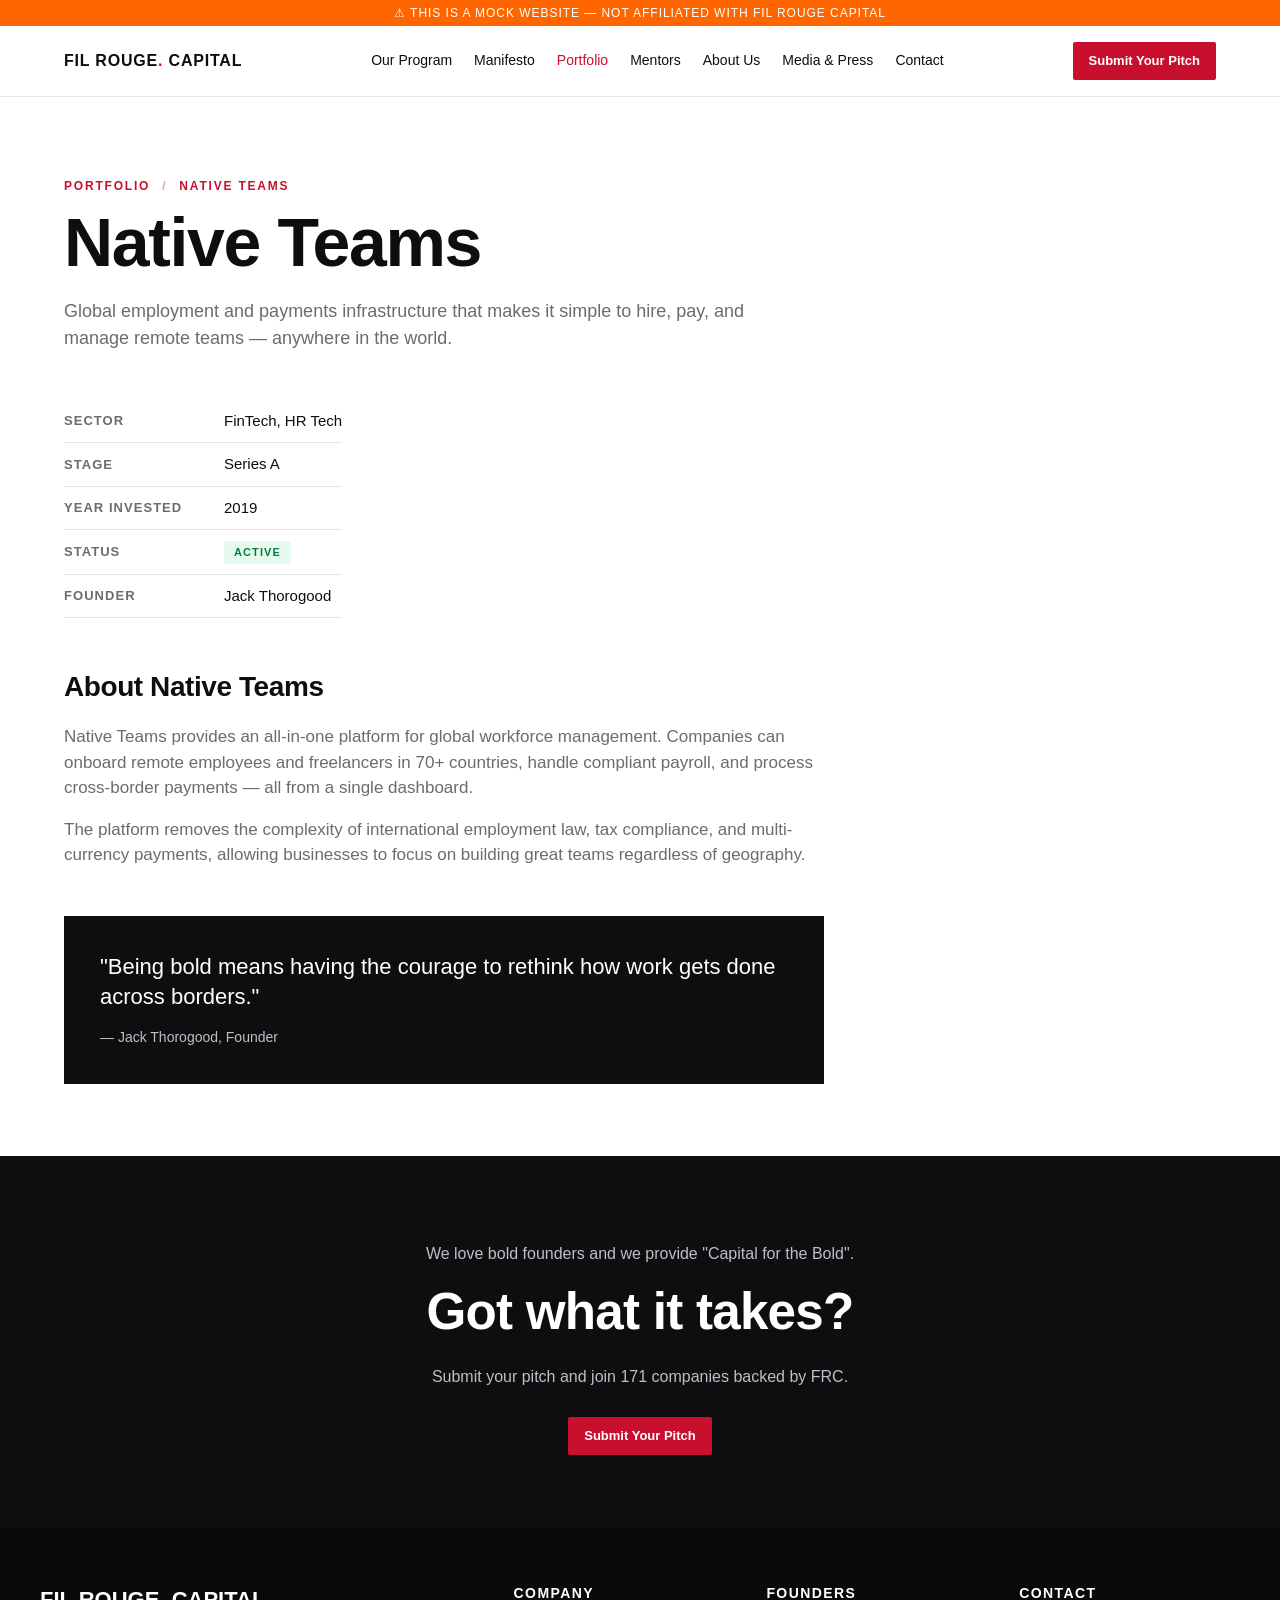
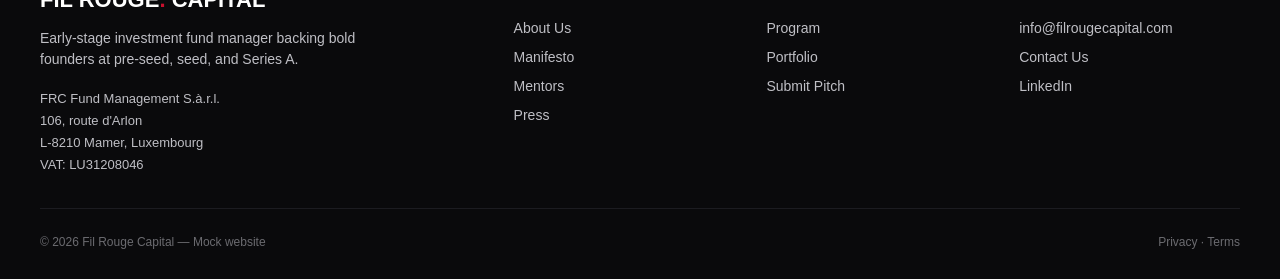
<file: portfolio/native-teams.html>
<!DOCTYPE html>
<html lang="en">
<head>
<meta charset="UTF-8" />
<meta name="viewport" content="width=device-width, initial-scale=1.0" />
<title>Native Teams — Portfolio — Fil Rouge Capital</title>
<link rel="stylesheet" href="../styles.css" />
</head>
<body>

<div class="mock-banner">⚠ This is a mock website — not affiliated with Fil Rouge Capital</div>

<header class="nav">
  <div class="nav-inner">
    <a href="../index.html" class="brand">FIL ROUGE<span>.</span> CAPITAL</a>
    <nav>
      <ul>
        <li><a href="../accelerate.html">Our Program</a></li>
        <li><a href="../manifesto.html">Manifesto</a></li>
        <li><a href="../portfolio.html" class="active">Portfolio</a></li>
        <li><a href="../mentors.html">Mentors</a></li>
        <li><a href="../team.html">About Us</a></li>
        <li><a href="../blog.html">Media &amp; Press</a></li>
        <li><a href="../contact.html">Contact</a></li>
      </ul>
    </nav>
    <a href="../pitch.html" class="cta">Submit Your Pitch</a>
  </div>
</header>

<section class="page-header">
  <div style="display:flex;gap:12px;align-items:center;flex-wrap:wrap;">
    <span class="eyebrow"><a href="../portfolio.html">Portfolio</a></span>
    <span class="eyebrow" style="opacity:.4">/</span>
    <span class="eyebrow">Native Teams</span>
  </div>
  <h1>Native Teams</h1>
  <p>Global employment and payments infrastructure that makes it simple to hire, pay, and manage remote teams — anywhere in the world.</p>
</section>

<section class="block" style="padding-top:0">
  <div class="company-meta">
    <table class="meta-table">
      <tr><td class="meta-label">Sector</td><td>FinTech, HR Tech</td></tr>
      <tr><td class="meta-label">Stage</td><td>Series A</td></tr>
      <tr><td class="meta-label">Year invested</td><td>2019</td></tr>
      <tr><td class="meta-label">Status</td><td><span class="status-badge active">Active</span></td></tr>
      <tr><td class="meta-label">Founder</td><td>Jack Thorogood</td></tr>
    </table>
  </div>

  <div class="company-body">
    <h2 class="h2" style="font-size:28px;margin-top:48px;">About Native Teams</h2>
    <p style="margin-top:16px;font-size:17px;color:var(--muted);max-width:760px;">
      Native Teams provides an all-in-one platform for global workforce management. Companies can onboard remote employees and freelancers in 70+ countries, handle compliant payroll, and process cross-border payments — all from a single dashboard.
    </p>
    <p style="margin-top:16px;font-size:17px;color:var(--muted);max-width:760px;">
      The platform removes the complexity of international employment law, tax compliance, and multi-currency payments, allowing businesses to focus on building great teams regardless of geography.
    </p>

    <div class="founder-quote" style="margin-top:48px;background:var(--ink);color:#fff;padding:36px;max-width:760px;">
      <p style="font-size:22px;line-height:1.35;font-weight:500;">"Being bold means having the courage to rethink how work gets done across borders."</p>
      <p style="margin-top:16px;font-size:14px;color:#bfbfc5;">— Jack Thorogood, Founder</p>
    </div>
  </div>
</section>

<section class="cta-band">
  <p style="color:#bfbfc5;margin-bottom:8px;">We love bold founders and we provide "Capital for the Bold".</p>
  <h2>Got what it takes?</h2>
  <p>Submit your pitch and join 171 companies backed by FRC.</p>
  <a href="../pitch.html" class="cta">Submit Your Pitch</a>
</section>

<footer>
  <div class="foot-inner">
    <div>
      <div class="foot-brand">FIL ROUGE<span>.</span> CAPITAL</div>
      <p style="font-size:14px;max-width:320px;">Early-stage investment fund manager backing bold founders at pre-seed, seed, and Series A.</p>
      <p style="font-size:13px;margin-top:18px;line-height:1.7;">FRC Fund Management S.à.r.l.<br/>106, route d'Arlon<br/>L-8210 Mamer, Luxembourg<br/>VAT: LU31208046</p>
    </div>
    <div><h5>Company</h5><ul><li><a href="../team.html">About Us</a></li><li><a href="../manifesto.html">Manifesto</a></li><li><a href="../mentors.html">Mentors</a></li><li><a href="../blog.html">Press</a></li></ul></div>
    <div><h5>Founders</h5><ul><li><a href="../accelerate.html">Program</a></li><li><a href="../portfolio.html">Portfolio</a></li><li><a href="../pitch.html">Submit Pitch</a></li></ul></div>
    <div><h5>Contact</h5><ul><li><a href="mailto:info@filrougecapital.com">info@filrougecapital.com</a></li><li><a href="../contact.html">Contact Us</a></li><li><a href="#">LinkedIn</a></li></ul></div>
  </div>
  <div class="foot-copy"><span>© 2026 Fil Rouge Capital — Mock website</span><span><a href="#">Privacy</a> · <a href="#">Terms</a></span></div>
</footer>

</body>
</html>
</file>
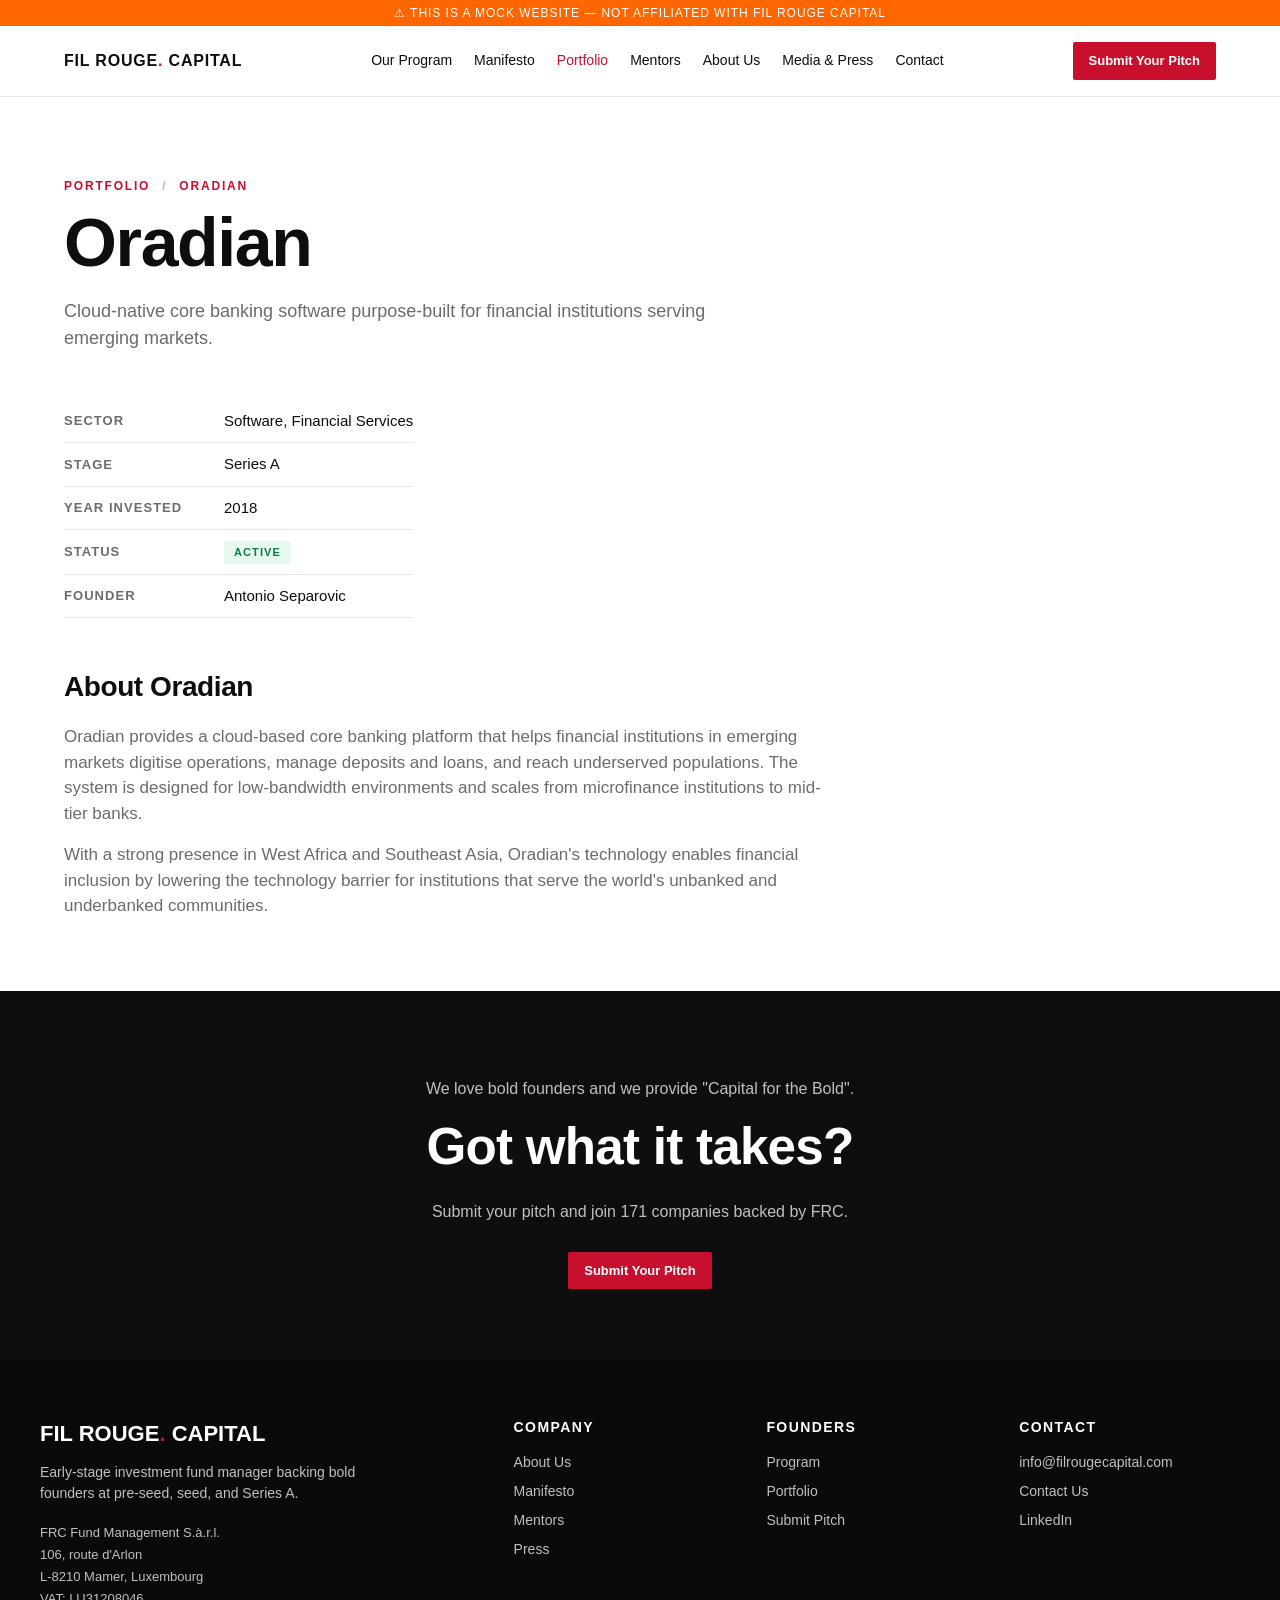
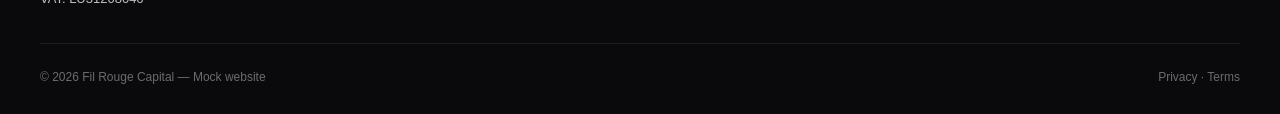
<file: portfolio/oradian.html>
<!DOCTYPE html>
<html lang="en">
<head>
<meta charset="UTF-8" />
<meta name="viewport" content="width=device-width, initial-scale=1.0" />
<title>Oradian — Portfolio — Fil Rouge Capital</title>
<link rel="stylesheet" href="../styles.css" />
</head>
<body>

<div class="mock-banner">⚠ This is a mock website — not affiliated with Fil Rouge Capital</div>

<header class="nav">
  <div class="nav-inner">
    <a href="../index.html" class="brand">FIL ROUGE<span>.</span> CAPITAL</a>
    <nav>
      <ul>
        <li><a href="../accelerate.html">Our Program</a></li>
        <li><a href="../manifesto.html">Manifesto</a></li>
        <li><a href="../portfolio.html" class="active">Portfolio</a></li>
        <li><a href="../mentors.html">Mentors</a></li>
        <li><a href="../team.html">About Us</a></li>
        <li><a href="../blog.html">Media &amp; Press</a></li>
        <li><a href="../contact.html">Contact</a></li>
      </ul>
    </nav>
    <a href="../pitch.html" class="cta">Submit Your Pitch</a>
  </div>
</header>

<section class="page-header">
  <div style="display:flex;gap:12px;align-items:center;flex-wrap:wrap;">
    <span class="eyebrow"><a href="../portfolio.html">Portfolio</a></span>
    <span class="eyebrow" style="opacity:.4">/</span>
    <span class="eyebrow">Oradian</span>
  </div>
  <h1>Oradian</h1>
  <p>Cloud-native core banking software purpose-built for financial institutions serving emerging markets.</p>
</section>

<section class="block" style="padding-top:0">
  <div class="company-meta">
    <table class="meta-table">
      <tr><td class="meta-label">Sector</td><td>Software, Financial Services</td></tr>
      <tr><td class="meta-label">Stage</td><td>Series A</td></tr>
      <tr><td class="meta-label">Year invested</td><td>2018</td></tr>
      <tr><td class="meta-label">Status</td><td><span class="status-badge active">Active</span></td></tr>
      <tr><td class="meta-label">Founder</td><td>Antonio Separovic</td></tr>
    </table>
  </div>

  <div class="company-body">
    <h2 class="h2" style="font-size:28px;margin-top:48px;">About Oradian</h2>
    <p style="margin-top:16px;font-size:17px;color:var(--muted);max-width:760px;">
      Oradian provides a cloud-based core banking platform that helps financial institutions in emerging markets digitise operations, manage deposits and loans, and reach underserved populations. The system is designed for low-bandwidth environments and scales from microfinance institutions to mid-tier banks.
    </p>
    <p style="margin-top:16px;font-size:17px;color:var(--muted);max-width:760px;">
      With a strong presence in West Africa and Southeast Asia, Oradian's technology enables financial inclusion by lowering the technology barrier for institutions that serve the world's unbanked and underbanked communities.
    </p>
  </div>
</section>

<section class="cta-band">
  <p style="color:#bfbfc5;margin-bottom:8px;">We love bold founders and we provide "Capital for the Bold".</p>
  <h2>Got what it takes?</h2>
  <p>Submit your pitch and join 171 companies backed by FRC.</p>
  <a href="../pitch.html" class="cta">Submit Your Pitch</a>
</section>

<footer>
  <div class="foot-inner">
    <div>
      <div class="foot-brand">FIL ROUGE<span>.</span> CAPITAL</div>
      <p style="font-size:14px;max-width:320px;">Early-stage investment fund manager backing bold founders at pre-seed, seed, and Series A.</p>
      <p style="font-size:13px;margin-top:18px;line-height:1.7;">FRC Fund Management S.à.r.l.<br/>106, route d'Arlon<br/>L-8210 Mamer, Luxembourg<br/>VAT: LU31208046</p>
    </div>
    <div><h5>Company</h5><ul><li><a href="../team.html">About Us</a></li><li><a href="../manifesto.html">Manifesto</a></li><li><a href="../mentors.html">Mentors</a></li><li><a href="../blog.html">Press</a></li></ul></div>
    <div><h5>Founders</h5><ul><li><a href="../accelerate.html">Program</a></li><li><a href="../portfolio.html">Portfolio</a></li><li><a href="../pitch.html">Submit Pitch</a></li></ul></div>
    <div><h5>Contact</h5><ul><li><a href="mailto:info@filrougecapital.com">info@filrougecapital.com</a></li><li><a href="../contact.html">Contact Us</a></li><li><a href="#">LinkedIn</a></li></ul></div>
  </div>
  <div class="foot-copy"><span>© 2026 Fil Rouge Capital — Mock website</span><span><a href="#">Privacy</a> · <a href="#">Terms</a></span></div>
</footer>

</body>
</html>
</file>
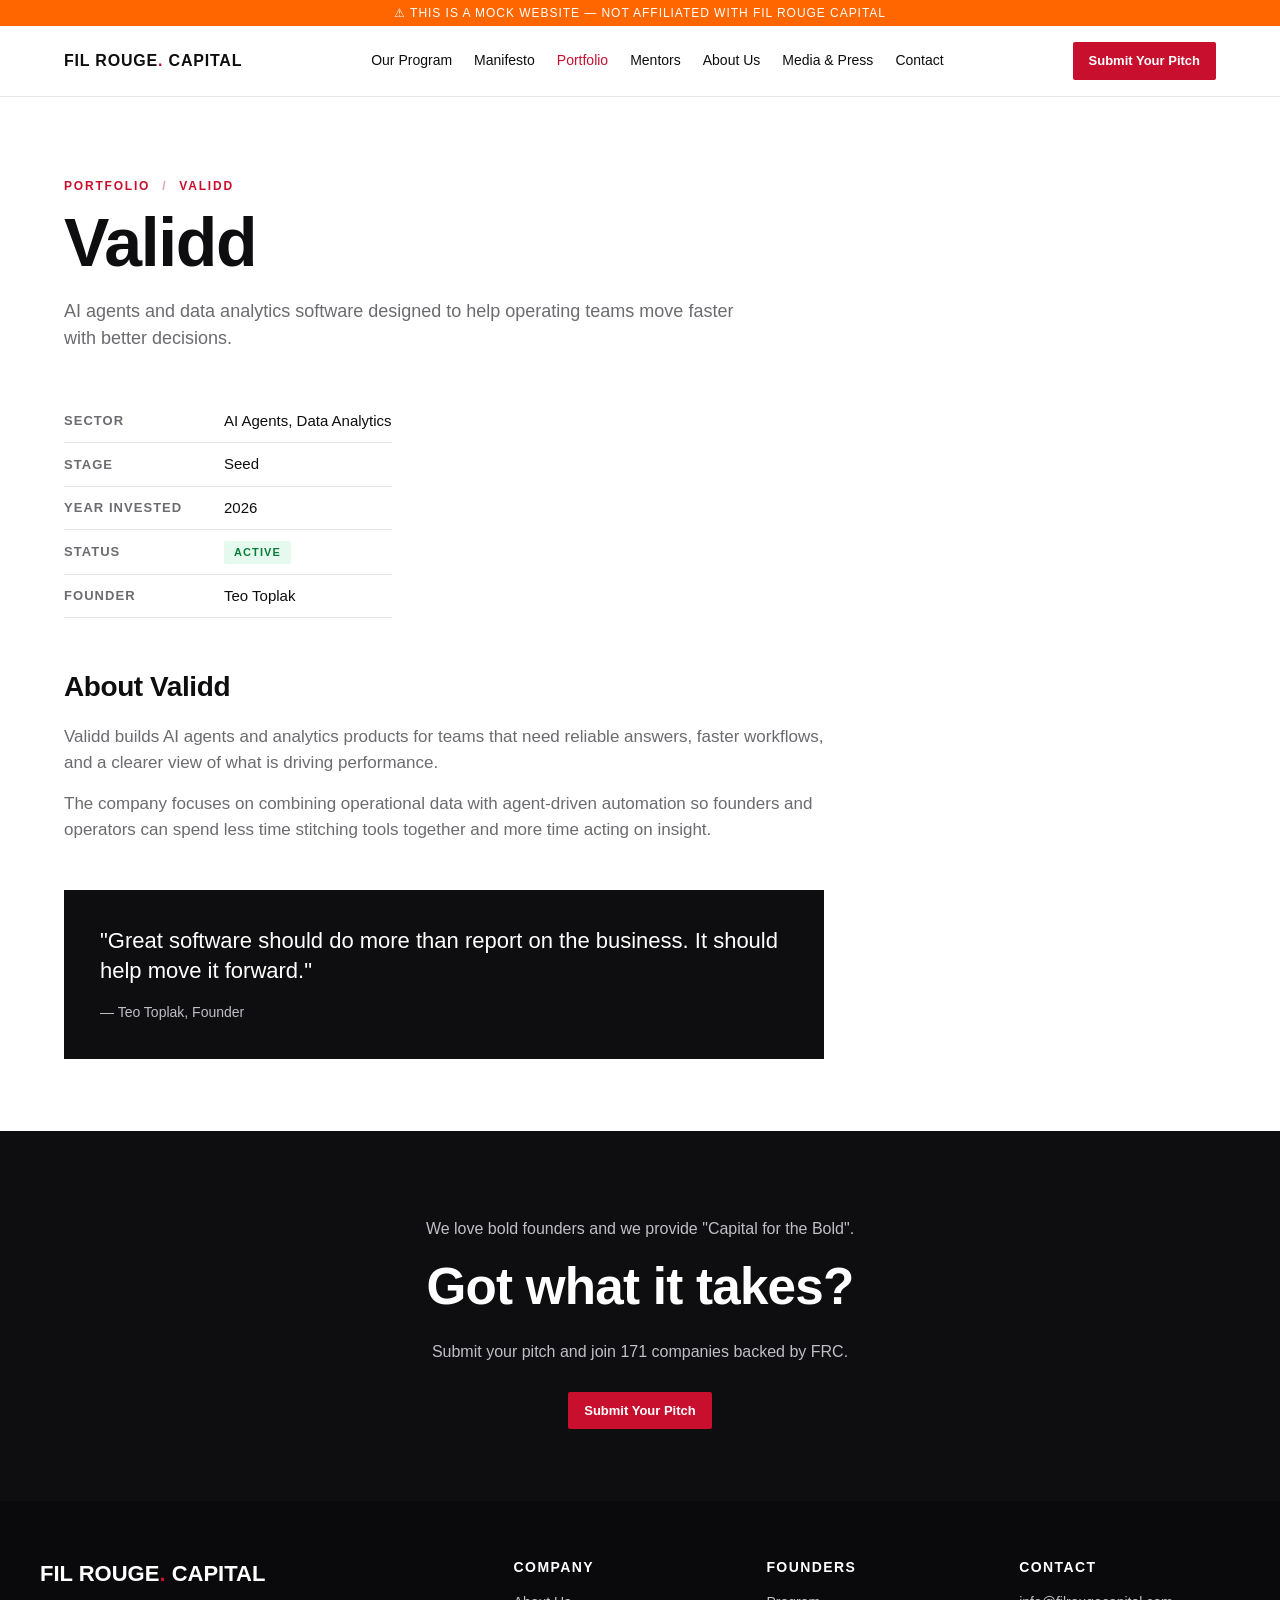
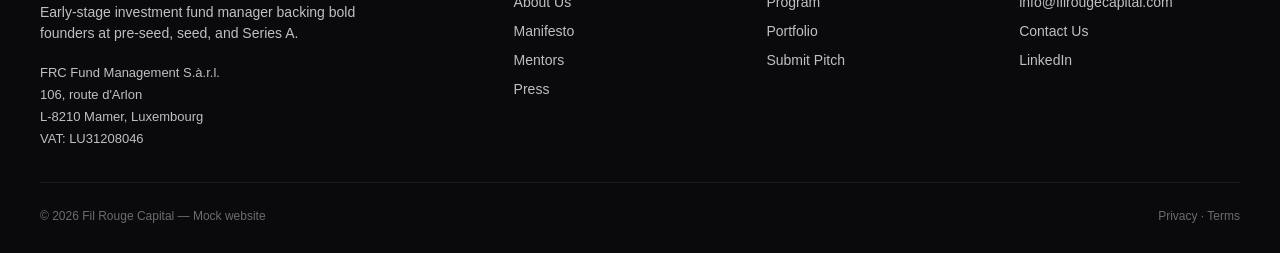
<file: portfolio/validd.html>
<!DOCTYPE html>
<html lang="en">
<head>
<meta charset="UTF-8" />
<meta name="viewport" content="width=device-width, initial-scale=1.0" />
<title>Validd — Portfolio — Fil Rouge Capital</title>
<link rel="stylesheet" href="../styles.css" />
</head>
<body>

<div class="mock-banner">⚠ This is a mock website — not affiliated with Fil Rouge Capital</div>

<header class="nav">
  <div class="nav-inner">
    <a href="../index.html" class="brand">FIL ROUGE<span>.</span> CAPITAL</a>
    <nav>
      <ul>
        <li><a href="../accelerate.html">Our Program</a></li>
        <li><a href="../manifesto.html">Manifesto</a></li>
        <li><a href="../portfolio.html" class="active">Portfolio</a></li>
        <li><a href="../mentors.html">Mentors</a></li>
        <li><a href="../team.html">About Us</a></li>
        <li><a href="../blog.html">Media &amp; Press</a></li>
        <li><a href="../contact.html">Contact</a></li>
      </ul>
    </nav>
    <a href="../pitch.html" class="cta">Submit Your Pitch</a>
  </div>
</header>

<section class="page-header">
  <div style="display:flex;gap:12px;align-items:center;flex-wrap:wrap;">
    <span class="eyebrow"><a href="../portfolio.html">Portfolio</a></span>
    <span class="eyebrow" style="opacity:.4">/</span>
    <span class="eyebrow">Validd</span>
  </div>
  <h1>Validd</h1>
  <p>AI agents and data analytics software designed to help operating teams move faster with better decisions.</p>
</section>

<section class="block" style="padding-top:0">
  <div class="company-meta">
    <table class="meta-table">
      <tr><td class="meta-label">Sector</td><td>AI Agents, Data Analytics</td></tr>
      <tr><td class="meta-label">Stage</td><td>Seed</td></tr>
      <tr><td class="meta-label">Year invested</td><td>2026</td></tr>
      <tr><td class="meta-label">Status</td><td><span class="status-badge active">Active</span></td></tr>
      <tr><td class="meta-label">Founder</td><td>Teo Toplak</td></tr>
    </table>
  </div>

  <div class="company-body">
    <h2 class="h2" style="font-size:28px;margin-top:48px;">About Validd</h2>
    <p style="margin-top:16px;font-size:17px;color:var(--muted);max-width:760px;">
      Validd builds AI agents and analytics products for teams that need reliable answers, faster workflows, and a clearer view of what is driving performance.
    </p>
    <p style="margin-top:16px;font-size:17px;color:var(--muted);max-width:760px;">
      The company focuses on combining operational data with agent-driven automation so founders and operators can spend less time stitching tools together and more time acting on insight.
    </p>

    <div class="founder-quote" style="margin-top:48px;background:var(--ink);color:#fff;padding:36px;max-width:760px;">
      <p style="font-size:22px;line-height:1.35;font-weight:500;">"Great software should do more than report on the business. It should help move it forward."</p>
      <p style="margin-top:16px;font-size:14px;color:#bfbfc5;">— Teo Toplak, Founder</p>
    </div>
  </div>
</section>

<section class="cta-band">
  <p style="color:#bfbfc5;margin-bottom:8px;">We love bold founders and we provide "Capital for the Bold".</p>
  <h2>Got what it takes?</h2>
  <p>Submit your pitch and join 171 companies backed by FRC.</p>
  <a href="../pitch.html" class="cta">Submit Your Pitch</a>
</section>

<footer>
  <div class="foot-inner">
    <div>
      <div class="foot-brand">FIL ROUGE<span>.</span> CAPITAL</div>
      <p style="font-size:14px;max-width:320px;">Early-stage investment fund manager backing bold founders at pre-seed, seed, and Series A.</p>
      <p style="font-size:13px;margin-top:18px;line-height:1.7;">FRC Fund Management S.à.r.l.<br/>106, route d'Arlon<br/>L-8210 Mamer, Luxembourg<br/>VAT: LU31208046</p>
    </div>
    <div><h5>Company</h5><ul><li><a href="../team.html">About Us</a></li><li><a href="../manifesto.html">Manifesto</a></li><li><a href="../mentors.html">Mentors</a></li><li><a href="../blog.html">Press</a></li></ul></div>
    <div><h5>Founders</h5><ul><li><a href="../accelerate.html">Program</a></li><li><a href="../portfolio.html">Portfolio</a></li><li><a href="../pitch.html">Submit Pitch</a></li></ul></div>
    <div><h5>Contact</h5><ul><li><a href="mailto:info@filrougecapital.com">info@filrougecapital.com</a></li><li><a href="../contact.html">Contact Us</a></li><li><a href="#">LinkedIn</a></li></ul></div>
  </div>
  <div class="foot-copy"><span>© 2026 Fil Rouge Capital — Mock website</span><span><a href="#">Privacy</a> · <a href="#">Terms</a></span></div>
</footer>

</body>
</html>
</file>
<file: styles.css>
:root {
  --red: #c8102e;
  --ink: #0e0e10;
  --bg: #ffffff;
  --muted: #6b6b70;
  --line: #e6e6e8;
}
* { box-sizing: border-box; margin: 0; padding: 0; }
html, body { background: var(--bg); color: var(--ink); font-family: -apple-system, BlinkMacSystemFont, "Inter", "Helvetica Neue", Arial, sans-serif; line-height: 1.5; }
a { color: inherit; text-decoration: none; }
img { max-width: 100%; display: block; }

/* Mock banner */
.mock-banner {
  position: sticky; top: 0; z-index: 1000;
  width: 100%; background: #ff6600; color: #fff;
  text-align: center; font-size: 12px;
  padding: 4px 12px; letter-spacing: .08em; text-transform: uppercase;
}

/* Top nav */
header.nav {
  position: sticky; top: 22px; z-index: 999;
  background: #fff; border-bottom: 1px solid var(--line);
}
.nav-inner {
  max-width: 1200px; margin: 0 auto;
  display: flex; align-items: center; justify-content: space-between;
  padding: 16px 24px;
}
.brand { font-weight: 800; letter-spacing: .05em; }
.brand span { color: var(--red); }
nav ul { display: flex; gap: 22px; list-style: none; font-size: 14px; }
nav a:hover { color: var(--red); }
nav a.active { color: var(--red); }
.cta {
  background: var(--red); color: #fff; padding: 9px 16px;
  border-radius: 2px; font-size: 13px; font-weight: 600;
  display: inline-block;
}

/* Hero */
.hero {
  max-width: 1200px; margin: 0 auto; padding: 96px 24px 64px;
  display: grid; grid-template-columns: 1.1fr 1fr; gap: 48px; align-items: center;
}
.hero h1 {
  font-size: clamp(40px, 6vw, 76px);
  font-weight: 800; line-height: 1.02; letter-spacing: -.02em;
}
.hero h1 em { color: var(--red); font-style: normal; }
.hero p.lead { margin-top: 20px; color: var(--muted); font-size: 18px; max-width: 520px; }
.hero-actions { margin-top: 28px; display: flex; gap: 12px; }
.btn-outline {
  padding: 10px 18px; border: 1px solid var(--ink); font-size: 14px; font-weight: 600;
  display: inline-block;
}
.hero-card {
  aspect-ratio: 4/5; border-radius: 4px;
  padding: 28px; display: flex; flex-direction: column; justify-content: space-between;
  background-image: linear-gradient(135deg, #1a1a1f 0%, #2a2a30 100%);
  color: #fff;
}
.hero-card .quote { font-size: 22px; line-height: 1.3; font-weight: 500; }
.hero-card .who { border-top: 1px solid rgba(255,255,255,.2); padding-top: 14px; }
.hero-card .who strong { display: block; font-size: 16px; }
.hero-card .who span { font-size: 13px; color: #bfbfc5; }

/* Page header (for inner pages) */
.page-header {
  max-width: 1200px; margin: 0 auto; padding: 80px 24px 40px;
}
.page-header h1 {
  font-size: clamp(40px, 5.5vw, 68px);
  font-weight: 800; line-height: 1.05; letter-spacing: -.02em; margin-top: 12px;
}
.page-header p {
  margin-top: 20px; color: var(--muted); font-size: 18px; max-width: 680px;
}

/* Stats */
.stats { background: var(--ink); color: #fff; padding: 56px 24px; }
.stats-inner {
  max-width: 1200px; margin: 0 auto;
  display: grid; grid-template-columns: repeat(3, 1fr); gap: 24px; text-align: center;
}
.stats .num { font-size: 56px; font-weight: 800; color: var(--red); letter-spacing: -.02em; }
.stats .lbl { font-size: 14px; color: #c9c9cf; text-transform: uppercase; letter-spacing: .1em; margin-top: 8px; }

/* Sections */
section.block { max-width: 1200px; margin: 0 auto; padding: 72px 24px; }
.eyebrow { color: var(--red); text-transform: uppercase; letter-spacing: .15em; font-size: 12px; font-weight: 700; }
.h2 { font-size: clamp(32px, 4vw, 48px); font-weight: 800; letter-spacing: -.015em; margin-top: 10px; }
.section-sub { color: var(--muted); margin-top: 14px; max-width: 720px; font-size: 17px; }

/* Portfolio */
.portfolio-grid {
  margin-top: 40px;
  display: grid; grid-template-columns: repeat(5, 1fr); gap: 16px;
}
.pcard {
  border: 1px solid var(--line); padding: 22px;
  display: flex; flex-direction: column; gap: 10px;
  transition: transform .2s, box-shadow .2s;
}
.pcard:hover { transform: translateY(-3px); box-shadow: 0 10px 30px rgba(0,0,0,.08); }
.pcard .logo {
  height: 42px; display: flex; align-items: center;
  font-weight: 800; font-size: 18px; letter-spacing: -.02em;
}
.pcard .tag { font-size: 11px; color: var(--red); text-transform: uppercase; letter-spacing: .1em; font-weight: 700; }
.pcard .name { font-weight: 700; font-size: 16px; }
.pcard .desc { font-size: 13px; color: var(--muted); }

/* Two-col layouts */
.two-col {
  display: grid; grid-template-columns: 1fr 1fr; gap: 56px; align-items: start;
}
.manifesto-box {
  background: var(--red); color: #fff; padding: 48px;
}
.manifesto-box h3 { font-size: 28px; font-weight: 800; margin-bottom: 16px; }
.manifesto-box p { font-size: 16px; opacity: .95; }
.program-list { list-style: none; display: flex; flex-direction: column; gap: 18px; margin-top: 28px; }
.program-list li { display: flex; gap: 16px; padding-bottom: 18px; border-bottom: 1px solid var(--line); }
.program-list .n { color: var(--red); font-weight: 800; font-size: 18px; min-width: 28px; }
.program-list strong { display: block; font-size: 17px; margin-bottom: 4px; }
.program-list span { color: var(--muted); font-size: 14px; }

/* Mentors */
.mentors-grid {
  margin-top: 40px;
  display: grid; grid-template-columns: repeat(5, 1fr); gap: 20px;
}
.mentor { text-align: center; }
.mentor .avatar {
  aspect-ratio: 1; width: 100%;
  background: linear-gradient(135deg, #e9e9ee 0%, #d4d4dc 100%);
  margin-bottom: 12px; border-radius: 2px;
  display: flex; align-items: center; justify-content: center;
  color: #9a9aa3; font-size: 32px; font-weight: 700;
}
.mentor strong { display: block; font-size: 15px; }
.mentor span { color: var(--muted); font-size: 13px; }

/* Team (About Us) */
.team-grid {
  margin-top: 40px;
  display: grid; grid-template-columns: repeat(3, 1fr); gap: 28px;
}
.team-card .avatar {
  aspect-ratio: 4/5; width: 100%;
  background: linear-gradient(135deg, #1a1a1f 0%, #2a2a30 100%);
  display: flex; align-items: center; justify-content: center;
  color: #fff; font-size: 56px; font-weight: 700;
  margin-bottom: 16px;
}
.team-card strong { display: block; font-size: 19px; }
.team-card .role { color: var(--red); font-size: 13px; text-transform: uppercase; letter-spacing: .1em; margin: 4px 0 10px; }
.team-card p { color: var(--muted); font-size: 14px; }

/* Blog */
.blog-grid {
  margin-top: 40px;
  display: grid; grid-template-columns: repeat(3, 1fr); gap: 24px;
}
.post { border: 1px solid var(--line); }
.post .thumb { aspect-ratio: 16/10; background: #eaeaee; }
.post .body { padding: 22px; }
.post .date { font-size: 12px; color: var(--muted); text-transform: uppercase; letter-spacing: .1em; }
.post h4 { font-size: 19px; margin: 8px 0 10px; line-height: 1.25; }
.post p { color: var(--muted); font-size: 14px; }

/* CTA band */
.cta-band {
  background: var(--ink); color: #fff; padding: 72px 24px; text-align: center;
}
.cta-band h2 { font-size: clamp(32px, 4vw, 52px); font-weight: 800; letter-spacing: -.015em; }
.cta-band p { color: #bfbfc5; margin: 14px auto 28px; max-width: 600px; }

/* Forms */
.form {
  max-width: 720px; margin: 0 auto; padding: 0 24px 80px;
  display: flex; flex-direction: column; gap: 18px;
}
.form label { font-size: 13px; font-weight: 700; text-transform: uppercase; letter-spacing: .08em; }
.form input, .form textarea, .form select {
  width: 100%; padding: 14px 16px; border: 1px solid var(--line);
  font-size: 15px; font-family: inherit; background: #fff;
}
.form input:focus, .form textarea:focus, .form select:focus {
  outline: none; border-color: var(--red);
}
.form textarea { min-height: 160px; resize: vertical; }
.form button {
  background: var(--red); color: #fff; border: none; padding: 14px 28px;
  font-size: 15px; font-weight: 700; cursor: pointer; align-self: flex-start;
  letter-spacing: .04em;
}

/* Contact grid */
.contact-grid {
  max-width: 1200px; margin: 0 auto; padding: 0 24px 80px;
  display: grid; grid-template-columns: 1fr 1fr; gap: 56px;
}
.contact-info h3 { font-size: 20px; margin-bottom: 10px; }
.contact-info p { color: var(--muted); margin-bottom: 24px; font-size: 15px; line-height: 1.7; }

/* Long-form content */
.prose { max-width: 760px; margin: 0 auto; padding: 0 24px 80px; }
.prose h2 { font-size: 32px; font-weight: 800; margin: 40px 0 16px; letter-spacing: -.015em; }
.prose h3 { font-size: 22px; font-weight: 700; margin: 28px 0 12px; }
.prose p { margin-bottom: 18px; font-size: 17px; color: #2a2a30; }
.prose blockquote {
  border-left: 4px solid var(--red); padding: 8px 0 8px 24px;
  margin: 28px 0; font-size: 22px; font-weight: 600; line-height: 1.35;
}

/* Footer */
footer {
  background: #0a0a0c; color: #bfbfc5; padding: 56px 24px 28px;
}
.foot-inner {
  max-width: 1200px; margin: 0 auto;
  display: grid; grid-template-columns: 2fr 1fr 1fr 1fr; gap: 32px;
}
footer h5 { color: #fff; font-size: 14px; text-transform: uppercase; letter-spacing: .1em; margin-bottom: 14px; }
footer ul { list-style: none; display: flex; flex-direction: column; gap: 8px; font-size: 14px; }
footer a:hover { color: #fff; }
.foot-brand { font-size: 22px; font-weight: 800; color: #fff; margin-bottom: 12px; }
.foot-brand span { color: var(--red); }
.foot-copy {
  max-width: 1200px; margin: 32px auto 0; padding-top: 24px;
  border-top: 1px solid #1c1c21; font-size: 12px; color: #6b6b70;
  display: flex; justify-content: space-between;
}

/* Company detail pages */
.meta-table { border-collapse: collapse; margin-top: 8px; }
.meta-table td { padding: 10px 0; border-bottom: 1px solid var(--line); font-size: 15px; }
.meta-table .meta-label { font-weight: 700; width: 160px; color: var(--muted); font-size: 13px; text-transform: uppercase; letter-spacing: .08em; padding-right: 24px; }
.status-badge {
  display: inline-block; padding: 3px 10px; font-size: 11px; font-weight: 700;
  text-transform: uppercase; letter-spacing: .1em; border-radius: 2px;
}
.status-badge.active { background: #e6f9ee; color: #0a7d3e; }
.status-badge.exit { background: #fef3e6; color: #b35c00; }
.status-badge.unicorn { background: #f0e6fe; color: #6b21a8; }

/* Mentor modal */
.mentor { cursor: pointer; }
.modal-overlay {
  display: none; position: fixed; inset: 0; z-index: 2000;
  background: rgba(0,0,0,.55); align-items: center; justify-content: center;
}
.modal-overlay.open { display: flex; }
.modal {
  background: #fff; max-width: 540px; width: 90%; padding: 40px;
  position: relative; max-height: 90vh; overflow-y: auto;
}
.modal-close {
  position: absolute; top: 16px; right: 20px;
  background: none; border: none; font-size: 28px; cursor: pointer; color: var(--muted);
  line-height: 1;
}
.modal h3 { font-size: 24px; font-weight: 800; margin-bottom: 4px; }
.modal .modal-role { color: var(--red); font-size: 13px; text-transform: uppercase; letter-spacing: .08em; }
.modal .modal-location { color: var(--muted); font-size: 14px; margin-top: 8px; }
.modal .modal-bio { margin-top: 18px; font-size: 15px; color: #2a2a30; line-height: 1.6; }
.modal .modal-topics { margin-top: 20px; display: flex; flex-wrap: wrap; gap: 8px; }
.modal .topic-tag {
  background: #f4f4f6; padding: 5px 12px; font-size: 12px; font-weight: 600;
  color: var(--ink); letter-spacing: .04em;
}

@media (max-width: 900px) {
  .hero { grid-template-columns: 1fr; padding-top: 48px; }
  .hero-card { aspect-ratio: 4/3; }
  .stats-inner { grid-template-columns: 1fr; }
  .two-col { grid-template-columns: 1fr; gap: 32px; }
  .portfolio-grid { grid-template-columns: repeat(2, 1fr); }
  .mentors-grid { grid-template-columns: repeat(2, 1fr); }
  .team-grid { grid-template-columns: 1fr; }
  .blog-grid { grid-template-columns: 1fr; }
  .contact-grid { grid-template-columns: 1fr; }
  .foot-inner { grid-template-columns: 1fr 1fr; }
  nav ul { display: none; }
}
</file>
